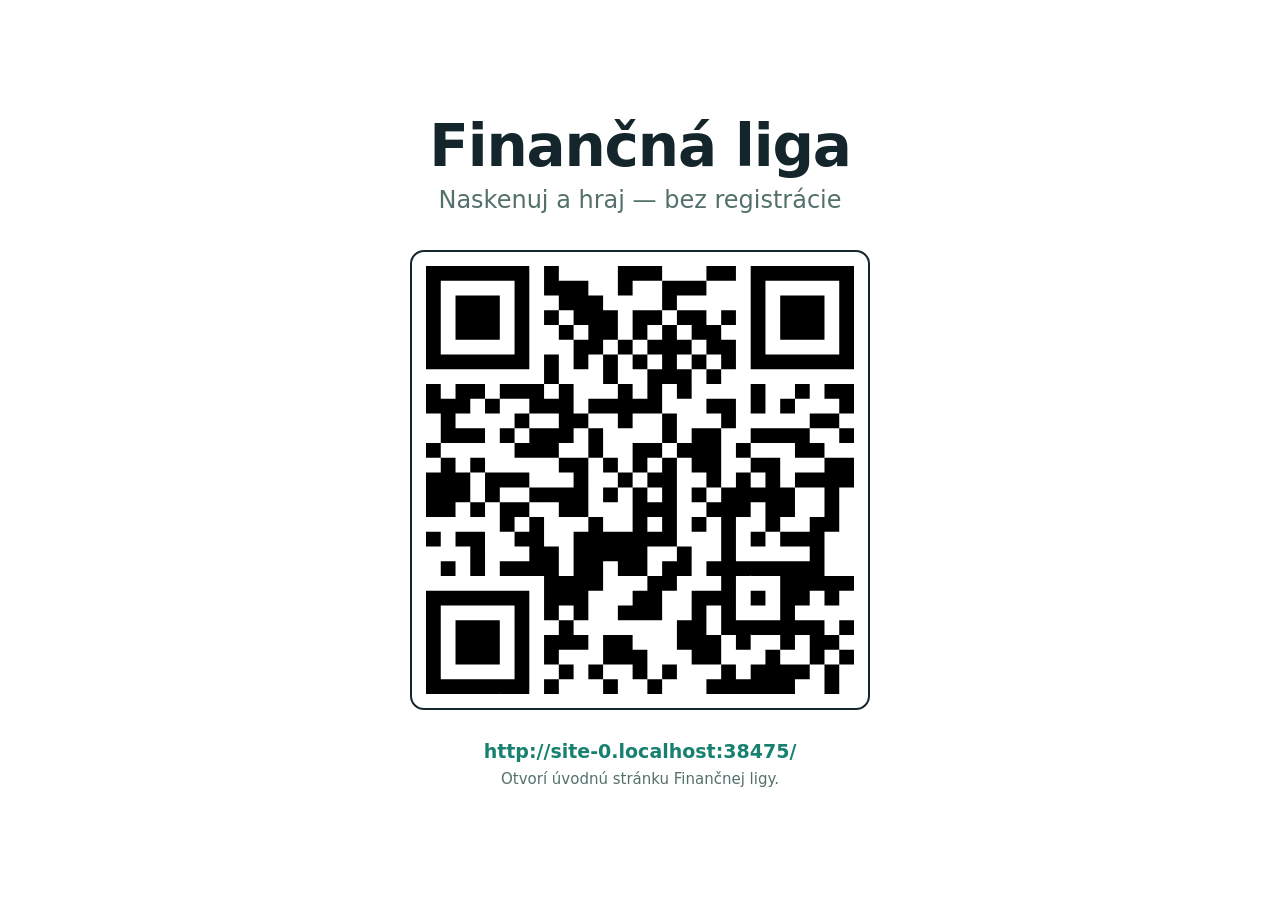
<file: qr/index.html>
<!DOCTYPE html>
<html lang="sk">
<head>
  <meta charset="utf-8">
  <meta name="viewport" content="width=device-width, initial-scale=1">
  <title>Finančná liga – QR</title>
  <meta name="robots" content="noindex">

  <!-- ⚠️ Vendorovaný enkodér, ŽIADNE CDN: stránka musí fungovať aj bez
       internetu. Na stretnutí je Wi-Fi neistá a QR sa musí vykresliť
       aj vtedy, keď appka samotná ešte načítava. -->
  <script src="../assets/qrcode.min.js"></script>

  <style>
    :root {
      --qr-bg: #ffffff;
      --qr-ink: #14262c;
      --qr-muted: #54706b;
      --qr-accent: #17806f;
    }
    * { box-sizing: border-box; }
    html, body { margin: 0; padding: 0; background: var(--qr-bg); color: var(--qr-ink); }
    body {
      font-family: system-ui, -apple-system, "Segoe UI", Roboto, Arial, sans-serif;
      min-height: 100vh;
      display: flex;
      align-items: center;
      justify-content: center;
      padding: 24px;
    }
    .qr-page {
      width: 100%;
      max-width: 680px;
      text-align: center;
    }
    .qr-title {
      margin: 0 0 6px;
      font-size: clamp(30px, 7vw, 58px);
      font-weight: 800;
      letter-spacing: -0.02em;
    }
    .qr-lead {
      margin: 0 0 clamp(18px, 4vh, 40px);
      font-size: clamp(15px, 2.6vw, 24px);
      color: var(--qr-muted);
      font-weight: 500;
    }
    /* QR sa škáluje podľa menšieho rozmeru okna – pri premietnutí na
       šírku aj pri tlači na výšku ostane celý viditeľný. */
    #qr {
      display: inline-block;
      width: min(72vw, 58vh, 460px);
      height: min(72vw, 58vh, 460px);
      padding: 14px;
      background: #fff;
      border: 2px solid var(--qr-ink);
      border-radius: 14px;
    }
    #qr svg { display: block; width: 100%; height: 100%; }
    .qr-url {
      margin-top: clamp(14px, 3vh, 26px);
      font-size: clamp(13px, 2vw, 19px);
      font-weight: 600;
      color: var(--qr-accent);
      word-break: break-all;
    }
    .qr-note {
      margin-top: 8px;
      font-size: clamp(12px, 1.6vw, 15px);
      color: var(--qr-muted);
    }
    .qr-error {
      margin-top: 16px;
      padding: 12px 16px;
      border-radius: 10px;
      background: #fdecec;
      color: #b91c1c;
      font-weight: 600;
    }

    /* ---------- TLAČ: čistá A4 ---------- */
    @page { size: A4 portrait; margin: 16mm; }
    @media print {
      html, body { background: #fff; }
      body { display: block; padding: 0; }
      .qr-page { max-width: none; padding-top: 22mm; }
      .qr-title { font-size: 34pt; }
      .qr-lead { font-size: 15pt; margin-bottom: 14mm; }
      /* Pevný rozmer v mm – vytlačený QR má byť veľký a rovnaký
         bez ohľadu na to, aké okno mala tlačiareň. */
      #qr { width: 120mm; height: 120mm; border-width: 1.5pt; }
      .qr-url { font-size: 12pt; margin-top: 10mm; }
      .qr-note { font-size: 10pt; }
      .qr-print-hide { display: none !important; }
    }
  </style>
</head>
<body>
  <div class="qr-page">
    <h1 class="qr-title">Finančná liga</h1>
    <p class="qr-lead">Naskenuj a hraj — bez registrácie</p>

    <div id="qr" aria-label="QR kód na Finančnú ligu"></div>

    <div class="qr-url" id="qrUrl"></div>
    <div class="qr-note qr-print-hide" id="qrNote"></div>
  </div>

<script>
(function () {
  /* ⚠️ Cieľ sa skladá z location.origin, NIE z natvrdo zapísanej domény.
     Vďaka tomu stránka prežila prechod na vlastnú doménu bez jedinej
     úpravy: QR otvorený z financna-liga.sk vedie na financna-liga.sk,
     otvorený z pôvodnej vercel.app adresy vedie tam. Rovnaký princíp
     ako odkazy na výzvy v scripts/duels.js. */
  var params = new URLSearchParams(location.search);
  var duel = params.get('duel');

  var ciel = location.origin + '/';
  var poznamka = 'Otvorí úvodnú stránku Finančnej ligy.';
  if (duel) {
    /* encodeURIComponent, nech ID s neobvyklým znakom nerozbije URL. */
    ciel = location.origin + '/?duel=' + encodeURIComponent(duel);
    poznamka = 'Otvorí konkrétnu výzvu na súboj (' + duel + ').';
  }

  document.getElementById('qrUrl').textContent = ciel;
  document.getElementById('qrNote').textContent = poznamka;

  var box = document.getElementById('qr');
  try {
    if (typeof qrcode !== 'function') throw new Error('enkodér sa nenačítal');
    /* typeNumber 0 = automatický výber najmenšej verzie, ktorá text pojme.
       Korekcia 'M' je štandardný kompromis: znesie ~15 % poškodenia,
       čo pri premietaní aj tlači bohato stačí a drží QR riedky. */
    var qr = qrcode(0, 'M');
    qr.addData(ciel);
    qr.make();
    /* SVG namiesto <img> s data URI: ostrý pri akomkoľvek zväčšení,
       teda aj na projektore aj vytlačený na A4. */
    box.innerHTML = qr.createSvgTag({ cellSize: 8, margin: 0, scalable: true });
  } catch (e) {
    box.innerHTML = '';
    var err = document.createElement('div');
    err.className = 'qr-error';
    err.textContent = 'QR sa nepodarilo vykresliť. Adresu vyššie zadaj do prehliadača ručne.';
    box.parentNode.insertBefore(err, box.nextSibling);
  }
})();
</script>
</body>
</html>
</file>
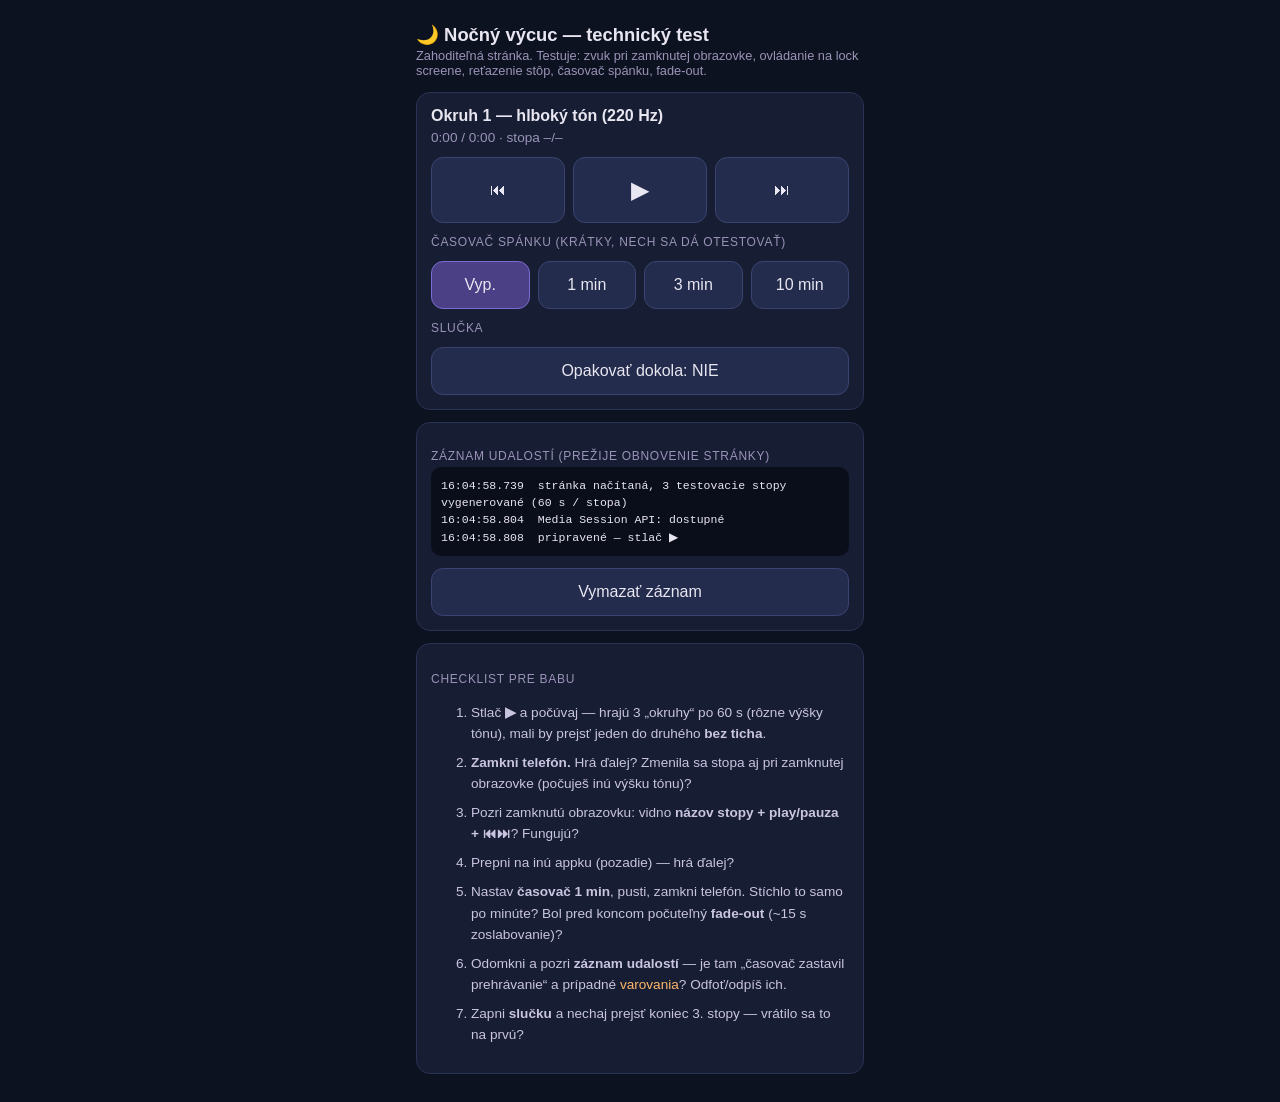
<file: test-nocny-vycuc-audio.html>
<!DOCTYPE html>
<html lang="sk">
<head>
<meta charset="UTF-8">
<meta name="viewport" content="width=device-width, initial-scale=1.0, viewport-fit=cover">
<meta name="apple-mobile-web-app-capable" content="yes">
<title>Nočný výcuc — TEST prehrávania (zahoditeľné)</title>
<style>
  /* Zahoditeľná testovacia stránka — NEPATRÍ do produkcie, nemá nič spoločné so styles.css */
  :root { color-scheme: dark; }
  * { box-sizing: border-box; }
  body {
    margin: 0; padding: 16px; font-family: -apple-system, "Segoe UI", Roboto, sans-serif;
    background: #0d1220; color: #e8e6f0; max-width: 480px; margin-inline: auto;
  }
  h1 { font-size: 1.15rem; margin: 8px 0 2px; }
  .sub { color: #9a94b8; font-size: .8rem; margin-bottom: 14px; }
  .panel { background: #171d33; border: 1px solid #2a3352; border-radius: 14px; padding: 14px; margin-bottom: 12px; }
  .track-title { font-size: 1rem; font-weight: 600; min-height: 1.3em; }
  .time { color: #9a94b8; font-variant-numeric: tabular-nums; font-size: .85rem; margin-top: 2px; }
  .row { display: flex; gap: 8px; margin-top: 12px; }
  button {
    flex: 1; padding: 14px 6px; font-size: 1rem; border-radius: 12px; border: 1px solid #3a4470;
    background: #232c4d; color: #e8e6f0; cursor: pointer; touch-action: manipulation;
  }
  button.big { font-size: 1.5rem; padding: 18px 6px; }
  button.active { background: #4b3f86; border-color: #7a6cd0; }
  button:disabled { opacity: .4; }
  .label { font-size: .75rem; text-transform: uppercase; letter-spacing: .06em; color: #9a94b8; margin: 12px 0 4px; }
  #log {
    font-family: ui-monospace, Consolas, monospace; font-size: .72rem; line-height: 1.5;
    max-height: 240px; overflow-y: auto; background: #0a0e1a; border-radius: 10px; padding: 10px;
    white-space: pre-wrap; word-break: break-word;
  }
  .checklist { font-size: .85rem; line-height: 1.55; color: #c9c4e0; }
  .checklist li { margin-bottom: 8px; }
  .warn { color: #ffb86b; }
</style>
</head>
<body>

<h1>🌙 Nočný výcuc — technický test</h1>
<div class="sub">Zahoditeľná stránka. Testuje: zvuk pri zamknutej obrazovke, ovládanie na lock screene, reťazenie stôp, časovač spánku, fade-out.</div>

<div class="panel">
  <div class="track-title" id="trackTitle">— stlač ▶︎ —</div>
  <div class="time" id="timeInfo">0:00 / 0:00 · stopa –/–</div>
  <div class="row">
    <button id="btnPrev">⏮</button>
    <button id="btnPlay" class="big">▶︎</button>
    <button id="btnNext">⏭</button>
  </div>
  <div class="label">Časovač spánku (krátky, nech sa dá otestovať)</div>
  <div class="row">
    <button data-timer="0" class="tmr active">Vyp.</button>
    <button data-timer="1" class="tmr">1 min</button>
    <button data-timer="3" class="tmr">3 min</button>
    <button data-timer="10" class="tmr">10 min</button>
  </div>
  <div class="label">Slučka</div>
  <div class="row">
    <button id="btnLoop">Opakovať dokola: NIE</button>
  </div>
</div>

<div class="panel">
  <div class="label">Záznam udalostí (prežije obnovenie stránky)</div>
  <div id="log"></div>
  <div class="row">
    <button id="btnClearLog">Vymazať záznam</button>
  </div>
</div>

<div class="panel checklist">
  <div class="label">Checklist pre Babu</div>
  <ol>
    <li>Stlač <b>▶︎</b> a počúvaj — hrajú 3 „okruhy“ po 60 s (rôzne výšky tónu), mali by prejsť jeden do druhého <b>bez ticha</b>.</li>
    <li><b>Zamkni telefón.</b> Hrá ďalej? Zmenila sa stopa aj pri zamknutej obrazovke (počuješ inú výšku tónu)?</li>
    <li>Pozri zamknutú obrazovku: vidno <b>názov stopy + play/pauza + ⏮⏭</b>? Fungujú?</li>
    <li>Prepni na inú appku (pozadie) — hrá ďalej?</li>
    <li>Nastav <b>časovač 1 min</b>, pusti, zamkni telefón. Stíchlo to samo po minúte? Bol pred koncom počuteľný <b>fade-out</b> (~15 s zoslabovanie)?</li>
    <li>Odomkni a pozri <b>záznam udalostí</b> — je tam „časovač zastavil prehrávanie“ a prípadné <span class="warn">varovania</span>? Odfoť/odpíš ich.</li>
    <li>Zapni <b>slučku</b> a nechaj prejsť koniec 3. stopy — vrátilo sa to na prvú?</li>
  </ol>
</div>

<audio id="player" playsinline preload="auto"></audio>

<script>
(function () {
  'use strict';

  /* ---------- záznam udalostí ---------- */
  var LOG_KEY = 'nv-test-log';
  var logEl = document.getElementById('log');
  var logLines = [];
  try { logLines = JSON.parse(localStorage.getItem(LOG_KEY) || '[]'); } catch (e) { logLines = []; }
  function renderLog() {
    logEl.textContent = logLines.join('\n');
    logEl.scrollTop = logEl.scrollHeight;
  }
  function log(msg) {
    var t = new Date();
    var ts = t.toLocaleTimeString('sk-SK') + '.' + String(t.getMilliseconds()).padStart(3, '0');
    logLines.push(ts + '  ' + msg);
    if (logLines.length > 400) logLines = logLines.slice(-400);
    try { localStorage.setItem(LOG_KEY, JSON.stringify(logLines)); } catch (e) {}
    renderLog();
  }
  renderLog();
  document.getElementById('btnClearLog').addEventListener('click', function () {
    logLines = [];
    try { localStorage.removeItem(LOG_KEY); } catch (e) {}
    renderLog();
  });

  /* ---------- syntéza testovacích stôp (WAV -> blob URL) ---------- */
  var SR = 22050, TRACK_SEC = 60;
  function makeWavUrl(baseFreq) {
    var n = SR * TRACK_SEC;
    var buf = new ArrayBuffer(44 + n * 2);
    var dv = new DataView(buf);
    function wstr(off, s) { for (var i = 0; i < s.length; i++) dv.setUint8(off + i, s.charCodeAt(i)); }
    wstr(0, 'RIFF'); dv.setUint32(4, 36 + n * 2, true); wstr(8, 'WAVE');
    wstr(12, 'fmt '); dv.setUint32(16, 16, true); dv.setUint16(20, 1, true); dv.setUint16(22, 1, true);
    dv.setUint32(24, SR, true); dv.setUint32(28, SR * 2, true); dv.setUint16(32, 2, true); dv.setUint16(34, 16, true);
    wstr(36, 'data'); dv.setUint32(40, n * 2, true);
    var TAU = Math.PI * 2;
    for (var i = 0; i < n; i++) {
      var t = i / SR;
      var env = Math.min(1, t / 1.5, (TRACK_SEC - t) / 2);      // nábeh 1,5 s, dobeh 2 s
      var wobble = 0.72 + 0.28 * Math.sin(TAU * 0.08 * t);      // pomalé dýchanie hlasitosti
      var s = Math.sin(TAU * baseFreq * t) * 0.8 + Math.sin(TAU * baseFreq * 2 * t) * 0.2;
      dv.setInt16(44 + i * 2, Math.round(s * env * wobble * 0.28 * 32767), true);
    }
    return URL.createObjectURL(new Blob([buf], { type: 'audio/wav' }));
  }

  var TRACKS = [
    { title: 'Okruh 1 — hlboký tón (220 Hz)', freq: 220 },
    { title: 'Okruh 2 — stredný tón (293 Hz)', freq: 293.66 },
    { title: 'Okruh 3 — vysoký tón (392 Hz)', freq: 392 }
  ];
  TRACKS.forEach(function (tr) { tr.url = makeWavUrl(tr.freq); });
  log('stránka načítaná, ' + TRACKS.length + ' testovacie stopy vygenerované (' + TRACK_SEC + ' s / stopa)');

  /* ---------- obal albumu pre lock screen ---------- */
  var artUrl = null;
  try {
    var cv = document.createElement('canvas'); cv.width = cv.height = 512;
    var cx = cv.getContext('2d');
    cx.fillStyle = '#171d33'; cx.fillRect(0, 0, 512, 512);
    cx.font = '220px serif'; cx.textAlign = 'center'; cx.textBaseline = 'middle';
    cx.fillText('🌙', 256, 230);
    cx.fillStyle = '#c9c4e0'; cx.font = 'bold 44px sans-serif';
    cx.fillText('Finančná liga — test', 256, 420);
    artUrl = cv.toDataURL('image/png');
  } catch (e) { log('obal albumu sa nepodarilo vygenerovať: ' + e.message); }

  /* ---------- prehrávač ---------- */
  var player = document.getElementById('player');
  var idx = 0, loop = false;
  var titleEl = document.getElementById('trackTitle');
  var timeEl = document.getElementById('timeInfo');
  var btnPlay = document.getElementById('btnPlay');

  function fmt(s) { s = Math.max(0, Math.floor(s || 0)); return Math.floor(s / 60) + ':' + String(s % 60).padStart(2, '0'); }

  function updateMediaSession() {
    if (!('mediaSession' in navigator)) return;
    try {
      navigator.mediaSession.metadata = new MediaMetadata({
        title: TRACKS[idx].title,
        artist: 'Nočný výcuc — technický test',
        album: 'Finančná liga',
        artwork: artUrl ? [{ src: artUrl, sizes: '512x512', type: 'image/png' }] : []
      });
    } catch (e) { log('MediaMetadata zlyhalo: ' + e.message); }
  }

  function loadTrack(i, autoplay) {
    idx = (i + TRACKS.length) % TRACKS.length;
    player.src = TRACKS[idx].url;
    titleEl.textContent = TRACKS[idx].title;
    updateMediaSession();
    if (autoplay) {
      var p = player.play();
      if (p && p.catch) p.catch(function (e) {
        log('VAROVANIE: play() po prepnutí stopy zlyhalo (' + e.name + ') — stav obrazovky: ' + document.visibilityState);
      });
    }
  }

  function togglePlay() {
    if (player.paused) {
      if (!player.src) loadTrack(0, false);
      var p = player.play();
      if (p && p.catch) p.catch(function (e) { log('VAROVANIE: play() zlyhalo: ' + e.name + ' ' + e.message); });
    } else {
      player.pause();
    }
  }

  btnPlay.addEventListener('click', togglePlay);
  document.getElementById('btnNext').addEventListener('click', function () { log('ručne: ďalšia stopa'); loadTrack(idx + 1, !player.paused || player.currentTime > 0); });
  document.getElementById('btnPrev').addEventListener('click', function () { log('ručne: predošlá stopa'); loadTrack(idx - 1, !player.paused || player.currentTime > 0); });

  var btnLoop = document.getElementById('btnLoop');
  btnLoop.addEventListener('click', function () {
    loop = !loop;
    btnLoop.textContent = 'Opakovať dokola: ' + (loop ? 'ÁNO' : 'NIE');
    btnLoop.classList.toggle('active', loop);
    log('slučka: ' + (loop ? 'zapnutá' : 'vypnutá'));
  });

  player.addEventListener('play', function () {
    btnPlay.textContent = '⏸';
    log('prehrávanie beží (stopa ' + (idx + 1) + ', obrazovka: ' + document.visibilityState + ')');
  });
  player.addEventListener('pause', function () {
    btnPlay.textContent = '▶︎';
    if (!player.ended) log('pauza (obrazovka: ' + document.visibilityState + ')');
  });
  player.addEventListener('ended', function () {
    log('stopa ' + (idx + 1) + ' dohraná (obrazovka: ' + document.visibilityState + ')');
    if (idx < TRACKS.length - 1) {
      loadTrack(idx + 1, true);
    } else if (loop) {
      log('slučka: začínam odznova');
      loadTrack(0, true);
    } else {
      log('koniec playlistu — stop');
      btnPlay.textContent = '▶︎';
    }
  });
  player.addEventListener('error', function () {
    log('CHYBA audia: ' + (player.error ? player.error.code : '?'));
  });

  /* ---------- Media Session ovládanie na zamknutej obrazovke ---------- */
  if ('mediaSession' in navigator) {
    log('Media Session API: dostupné');
    try {
      navigator.mediaSession.setActionHandler('play', function () { log('lock screen: play'); togglePlay(); });
      navigator.mediaSession.setActionHandler('pause', function () { log('lock screen: pauza'); togglePlay(); });
      navigator.mediaSession.setActionHandler('nexttrack', function () { log('lock screen: ďalšia'); loadTrack(idx + 1, true); });
      navigator.mediaSession.setActionHandler('previoustrack', function () { log('lock screen: predošlá'); loadTrack(idx - 1, true); });
    } catch (e) { log('setActionHandler zlyhalo: ' + e.message); }
  } else {
    log('VAROVANIE: Media Session API NIE JE dostupné — lock screen ovládanie nebude');
  }

  /* ---------- časovač spánku + fade-out ----------
     Zámerne NEpoužíva setTimeout (na iOS v pozadí nespoľahlivý).
     Kontroluje sa deadline v 'timeupdate', ktorý beží kým hrá audio. */
  var timerDeadline = null, FADE_MS = 15000, volumeWarned = false, fadeStarted = false;

  document.querySelectorAll('.tmr').forEach(function (b) {
    b.addEventListener('click', function () {
      document.querySelectorAll('.tmr').forEach(function (x) { x.classList.remove('active'); });
      b.classList.add('active');
      var min = parseInt(b.dataset.timer, 10);
      fadeStarted = false;
      try { player.volume = 1; } catch (e) {}
      if (min === 0) {
        timerDeadline = null;
        log('časovač spánku vypnutý');
      } else {
        timerDeadline = Date.now() + min * 60000;
        log('časovač spánku nastavený na ' + min + ' min');
      }
    });
  });

  player.addEventListener('timeupdate', function () {
    timeEl.textContent = fmt(player.currentTime) + ' / ' + fmt(player.duration) +
      ' · stopa ' + (idx + 1) + '/' + TRACKS.length +
      (timerDeadline ? ' · časovač: ' + fmt((timerDeadline - Date.now()) / 1000) : '');

    if ('mediaSession' in navigator && navigator.mediaSession.setPositionState && isFinite(player.duration)) {
      try { navigator.mediaSession.setPositionState({ duration: player.duration, playbackRate: 1, position: player.currentTime }); } catch (e) {}
    }

    if (timerDeadline && !player.paused) {
      var rem = timerDeadline - Date.now();
      if (rem <= 0) {
        timerDeadline = null;
        player.pause();
        try { player.volume = 1; } catch (e) {}
        log('ČASOVAČ ZASTAVIL PREHRÁVANIE (obrazovka: ' + document.visibilityState + ')');
        document.querySelectorAll('.tmr').forEach(function (x) { x.classList.toggle('active', x.dataset.timer === '0'); });
      } else if (rem <= FADE_MS) {
        if (!fadeStarted) { fadeStarted = true; log('začínam fade-out (' + (FADE_MS / 1000) + ' s do konca)'); }
        var target = Math.max(0.02, rem / FADE_MS);
        try {
          player.volume = target;
          if (!volumeWarned && Math.abs(player.volume - target) > 0.1) {
            volumeWarned = true;
            log('VAROVANIE: audio.volume sa nedá meniť (typicky iOS — volume je read-only). Fade-out tu nebude fungovať.');
          }
        } catch (e) {
          if (!volumeWarned) { volumeWarned = true; log('VAROVANIE: zmena hlasitosti zlyhala: ' + e.message); }
        }
      }
    }
  });

  /* ---------- viditeľnosť stránky ---------- */
  document.addEventListener('visibilitychange', function () {
    log('obrazovka: ' + document.visibilityState + (player.paused ? ' (nehrá)' : ' (hrá, stopa ' + (idx + 1) + ')'));
  });

  loadTrack(0, false);
  log('pripravené — stlač ▶︎');
})();
</script>
</body>
</html>
</file>
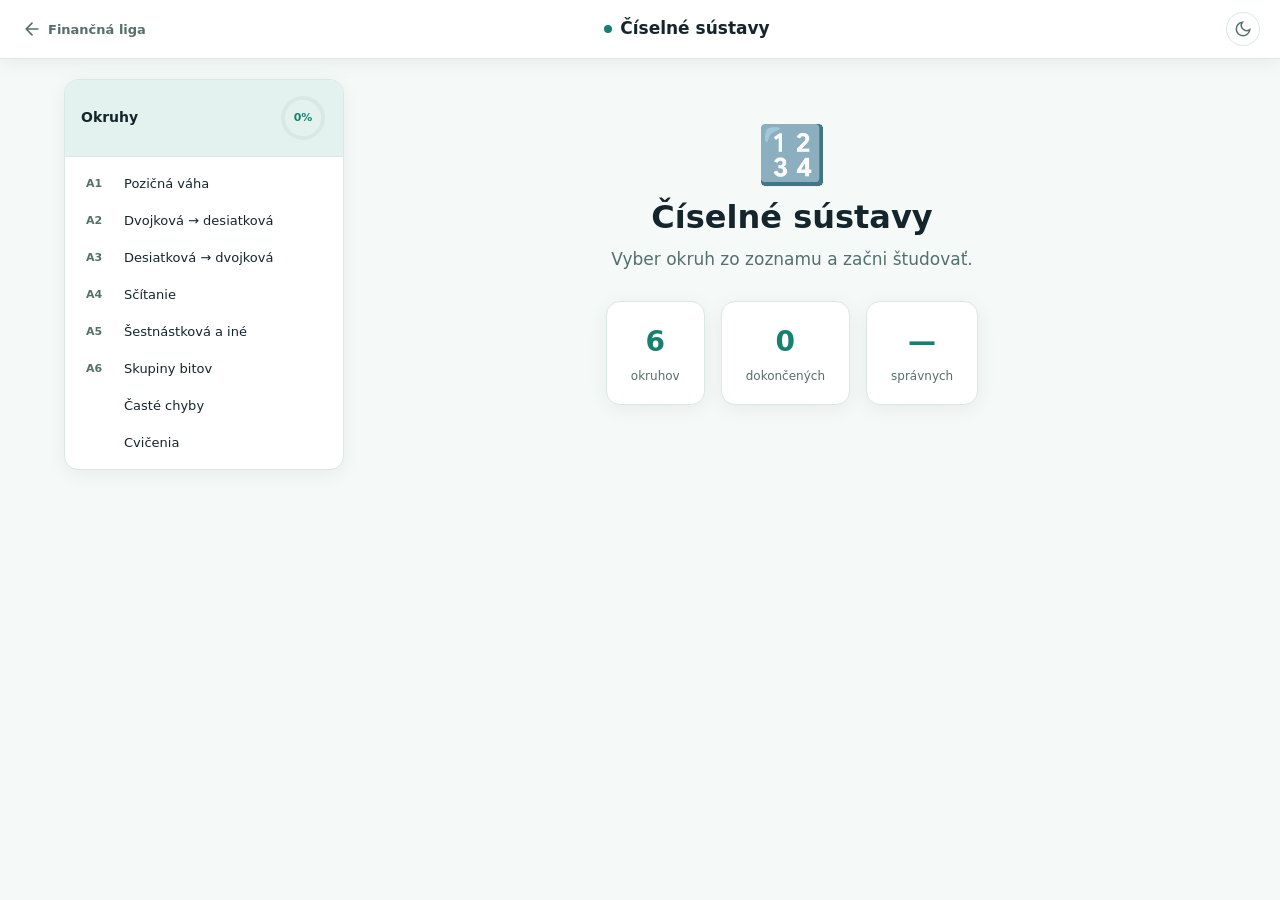
<file: moduly/ciselne-sustavy.html>
<!DOCTYPE html>
<html lang="sk">
<head>
<meta charset="utf-8">
<meta name="viewport" content="width=device-width, initial-scale=1, viewport-fit=cover">
<meta name="robots" content="noindex, nofollow">
<title>Číselné sústavy – študijný modul</title>
<script>
/* Téma sa riadi tým istým nastavením ako zvyšok appky: kľúč lex_theme
   v localStorage, ktorý zapisuje theme.js. Appka má predvolene svetlú
   tému a preferenciu systému ignoruje, preto sa pri chýbajúcej hodnote
   nastaví "light" – tým sa zároveň vypne blok @media (prefers-color-scheme)
   nižšie, ktorý má presne na to stráž :root:not([data-theme="light"]).
   Beží v <head> pred vykreslením, aby stránka neblikla svetlou témou.
   localStorage v súkromnom režime Safari hádže už pri čítaní – fail-soft
   na svetlú tému, rovnako ako to robí zvyšok appky. */
(function(){
  var t = "light";
  try { if (localStorage.getItem("lex_theme") === "dark") t = "dark"; } catch (e) {}
  document.documentElement.setAttribute("data-theme", t);
})();
</script>
<style>
/* ============================================================
   Rozloženie je prevzaté zo študijného modulu LexAreny
   (ob-pravo-app: .header / .sidebar s krúžkom progresu /
   .welcome-screen s tromi štatistikami). Prevzala sa KOSTRA,
   nie vzhľad – paleta aj písmo sú z Finančnej ligy (styles.css),
   ružová #ff6f91 ani Google Fonts sa sem nedostali.
============================================================ */
:root{
  /* Paleta prevzatá zo styles.css, nech modul sedí so zvyškom appky:
     --bg/--panel/--ink/--muted sú 1:1 appkové --bg/--surface/--text/--muted,
     --accent je appkové --accent-2, --ok vychádza zo zelenej #15803d,
     ktorú appka používa na potvrdenia. --line, --accent-soft a --bit-off
     appka nemá, sú odvodené z --accent-1 a overené na kontrast. */
  --bg:#f5faf9; --panel:#ffffff; --ink:#14262c; --muted:#54706b; --line:#d9e8e4;
  --accent:#17806f; --accent-soft:#e4f2ef;
  --ok:#15803d; --ok-bg:#e7f6ed; --bad:#ef4444; --bad-bg:#fdeced;
  --bit-off:#eaf3f1;
  --radius:14px;
  --shadow:0 4px 20px rgba(16,16,16,.06);
  box-sizing:border-box;
}
@media (prefers-color-scheme:dark){
  :root:not([data-theme="light"]){
    --bg:#0b1220; --panel:#0f1724; --ink:#e6eef6; --muted:#9aa6b2; --line:#23314a;
    --accent:#7cc1e3; --accent-soft:#16283c;
    --ok:#4ade80; --ok-bg:#14301f; --bad:#f87171; --bad-bg:#3a1f22; --bit-off:#17202e;
    --shadow:0 8px 28px rgba(2,6,23,.6);
  }
}
:root[data-theme="dark"]{
  /* ⚠️ Rovnaké hodnoty ako v bloku @media vyššie – appka tmavú tému riadi
     atribútom data-theme, preferencia systému je len záloha. */
  --bg:#0b1220; --panel:#0f1724; --ink:#e6eef6; --muted:#9aa6b2; --line:#23314a;
  --accent:#7cc1e3; --accent-soft:#16283c;
  --ok:#4ade80; --ok-bg:#14301f; --bad:#f87171; --bad-bg:#3a1f22; --bit-off:#17202e;
  --shadow:0 8px 28px rgba(2,6,23,.6);
}
*,*::before,*::after{box-sizing:inherit}
body{margin:0;background:var(--bg);color:var(--ink);
  font-family:system-ui,-apple-system,"Segoe UI",Roboto,"Helvetica Neue",Arial,sans-serif;
  font-size:17px;line-height:1.6}
a{color:var(--accent)}
:focus-visible{outline:3px solid var(--accent);outline-offset:2px}
/* Obsah okruhu dostáva ohnisko programovo (kvôli čítačkám obrazovky pri
   prepnutí okruhu), nie je to ovládací prvok – viditeľný prstenec okolo
   celého panela by bol len vizuálny šum. Prvky, ktoré sa dajú ovládať
   klávesnicou, si prstenec ponechávajú. */
#okruhDetail:focus,#okruhDetail:focus-visible{outline:none}
@media (prefers-reduced-motion:reduce){*{transition:none!important}}

/* ── HORNÁ LIŠTA ── */
.header{display:flex;align-items:center;justify-content:space-between;gap:12px;
  padding:calc(12px + env(safe-area-inset-top,0px)) 20px 12px;
  background:var(--panel);border-bottom:1px solid var(--line);
  position:sticky;top:0;z-index:100;box-shadow:var(--shadow)}
.back-link{display:flex;align-items:center;gap:6px;color:var(--muted);text-decoration:none;
  font-size:13px;font-weight:600;background:none;border:0;cursor:pointer;font-family:inherit;
  padding:4px 2px;transition:color .2s}
.back-link:hover{color:var(--accent)}
.header-title{display:flex;align-items:center;gap:8px;font-size:17px;font-weight:600;
  color:var(--ink);min-width:0}
.header-title span.t{overflow:hidden;text-overflow:ellipsis;white-space:nowrap}
.logo-dot{width:8px;height:8px;border-radius:999px;background:var(--accent);flex-shrink:0}
.theme-btn{background:none;border:1.5px solid var(--line);border-radius:999px;padding:7px;
  cursor:pointer;color:var(--muted);display:flex;align-items:center;transition:all .2s}
.theme-btn:hover{border-color:var(--accent);color:var(--accent)}

/* ── MRIEŽKA ── */
.app-container{display:flex;gap:24px;padding:20px 24px calc(40px + env(safe-area-inset-bottom,0px));
  max-width:1200px;margin:0 auto;align-items:flex-start}

/* ── ZOZNAM OKRUHOV ── */
.sidebar{width:280px;flex-shrink:0;background:var(--panel);border-radius:var(--radius);
  border:1px solid var(--line);box-shadow:var(--shadow);overflow:hidden;
  position:sticky;top:78px;max-height:calc(100vh - 100px);display:flex;flex-direction:column}
.sidebar-header{display:flex;justify-content:space-between;align-items:center;
  padding:14px 16px;border-bottom:1px solid var(--line);background:var(--accent-soft)}
.sidebar-header h2{font-size:14px;font-weight:700;color:var(--ink);margin:0}
.progress-ring-wrap{position:relative;width:48px;height:48px;flex-shrink:0}
.progress-ring{display:block}
.progress-text{position:absolute;inset:0;display:flex;align-items:center;justify-content:center;
  font-size:11px;font-weight:700;color:var(--accent)}
.okruhy-list{overflow-y:auto;flex:1;padding:8px}
.okruh-item{display:flex;align-items:center;gap:10px;padding:10px 12px;border-radius:10px;
  cursor:pointer;transition:background .18s,border-color .18s,color .18s;font-size:13px;
  color:var(--ink);border:1.5px solid transparent;width:100%;text-align:left;
  background:none;font-family:inherit}
.okruh-item:hover{background:var(--accent-soft)}
.okruh-item.active{background:var(--accent-soft);border-color:var(--accent);
  color:var(--accent);font-weight:600}
.okruh-num{font-size:11px;font-weight:700;color:var(--muted);min-width:28px;flex-shrink:0}
.okruh-item.active .okruh-num{color:var(--accent)}
.okruh-title{flex:1;min-width:0}
.okruh-status{color:var(--ok);font-weight:700;flex-shrink:0}

/* ── OBSAH ── */
.content{flex:1;min-width:0}

/* ── UVÍTACÍ PANEL ── */
.welcome-screen{text-align:center;padding:48px 20px}
.welcome-icon{font-size:56px;margin-bottom:16px;line-height:1}
.welcome-title{font-size:32px;font-weight:700;color:var(--ink);margin:0 0 10px}
.welcome-sub{color:var(--muted);margin:0 0 28px}
.welcome-stats{display:flex;gap:16px;justify-content:center;flex-wrap:wrap}
.stat-box{background:var(--panel);border:1.5px solid var(--line);border-radius:var(--radius);
  padding:18px 24px;min-width:96px;box-shadow:var(--shadow)}
.stat-num{font-size:28px;font-weight:700;color:var(--accent);font-variant-numeric:tabular-nums}
.stat-label{font-size:12px;color:var(--muted);margin-top:2px}

/* ── TYPOGRAFIA OBSAHU KAPITOLY ── */
h1{font-size:2rem;line-height:1.15;margin:0 0 6px}
h2{font-size:1.5rem;line-height:1.25;margin:0 0 14px}
h3{font-size:1.1rem;margin:32px 0 10px;padding-top:16px;border-top:1px solid var(--line)}
p{margin:0 0 12px}
.num{font-family:ui-monospace,"Cascadia Mono",Consolas,monospace;font-variant-numeric:tabular-nums}
pre{background:var(--panel);border:1px solid var(--line);border-radius:10px;padding:12px 14px;
  overflow-x:auto;font-family:ui-monospace,"Cascadia Mono",Consolas,monospace;font-size:15px;
  line-height:1.5;margin:0 0 14px}
.tbl{overflow-x:auto;margin:0 0 14px}
table{border-collapse:collapse;min-width:100%;background:var(--panel);font-variant-numeric:tabular-nums}
th,td{border:1px solid var(--line);padding:6px 10px;text-align:center}
th{background:var(--accent-soft);font-weight:600}
td:first-child,th:first-child{text-align:left}
.note{background:var(--accent-soft);border-radius:10px;padding:12px 14px;margin:0 0 14px}
.note b{display:block;margin-bottom:2px}
ul,ol{margin:0 0 12px;padding-left:22px}
li{margin-bottom:4px}
details{background:var(--panel);border:1px solid var(--line);border-radius:10px;padding:10px 14px;margin:0 0 10px}
summary{cursor:pointer;font-weight:600}

/* ── PREPÍNAČE BITOV ── */
.bits{background:var(--panel);border:1px solid var(--line);border-radius:14px;padding:16px;margin:0 0 16px}
.bits-row{display:grid;grid-template-columns:repeat(8,1fr);gap:6px}
.bit{font:inherit;cursor:pointer;border:2px solid var(--line);border-radius:10px;background:var(--bit-off);
  color:var(--muted);padding:8px 0 6px;display:flex;flex-direction:column;align-items:center;gap:2px;
  transition:background .15s,border-color .15s,color .15s}
.bit .v{font-family:ui-monospace,Consolas,monospace;font-size:1.6rem;font-weight:700;line-height:1}
.bit .w{font-size:12px}
.bit[aria-pressed="true"]{background:var(--accent);border-color:var(--accent);color:var(--panel)}
.bits-out{margin-top:12px;display:flex;flex-wrap:wrap;gap:4px 14px;align-items:baseline}
.bits-out .big{font-size:1.8rem;font-weight:700;font-variant-numeric:tabular-nums}
.bits-out .sum{color:var(--muted);font-variant-numeric:tabular-nums}

/* ── OTÁZKY (kroky prípadu + kvíz) ── */
.q{background:var(--panel);border:1px solid var(--line);border-radius:12px;padding:14px;margin:0 0 12px}
.q .qt{font-weight:600;margin-bottom:10px}
.q .qn{color:var(--muted);font-weight:400;font-size:14px;display:block}
.opts{display:grid;gap:8px}
.opt{font:inherit;text-align:left;cursor:pointer;border:1px solid var(--line);background:var(--bg);color:var(--ink);
  border-radius:10px;padding:10px 12px}
.opt:hover:not(:disabled){border-color:var(--accent)}
.opt:disabled{cursor:default}
.opt.ok{background:var(--ok-bg);border-color:var(--ok);color:var(--ink)}
.opt.bad{background:var(--bad-bg);border-color:var(--bad);color:var(--ink)}
.fb{margin-top:10px;padding:10px 12px;border-radius:10px;display:none}
.fb.show{display:block}
.fb.ok{background:var(--ok-bg)} .fb.bad{background:var(--bad-bg)}
.fb strong{display:block}
.case-intro{margin-bottom:12px}
.score{font-weight:600;padding:12px 14px;border-radius:10px;background:var(--accent-soft);display:none}
.score.show{display:block}
.btn{font:inherit;cursor:pointer;border:1px solid var(--accent);background:var(--accent);color:var(--panel);
  border-radius:10px;padding:9px 16px;font-weight:600}
.btn.ghost{background:transparent;color:var(--accent)}
.pager{display:flex;justify-content:space-between;gap:10px;margin-top:32px;flex-wrap:wrap}

/* ── MOBIL ──
   LexArena pri ≤768 px len poskladá zoznam nad obsah a stlačí ho do
   220 px vysokého skrolovacieho boxu, takže na telefóne sú oba panely
   naraz a ani jeden poriadne. Tu preto platí zadanie: najprv zoznam
   (aj s uvítacím panelom a štatistikami), ťuknutie otvorí kapitolu,
   šípka späť v lište vráti na zoznam. Prepína sa atribútom
   data-view na <body>, takže !important premôže aj inline display,
   ktorý nastavuje JS pre desktop. */
@media (max-width:768px){
  .app-container{flex-direction:column;gap:16px;padding:16px 14px 32px}
  .sidebar{width:100%;position:static;max-height:none;order:2}
  .content{width:100%;order:1}
  .welcome-screen{padding:20px 4px 4px}
  .welcome-icon{font-size:44px;margin-bottom:10px}
  .welcome-title{font-size:24px}
  .welcome-sub{margin-bottom:20px}
  .stat-box{padding:14px 18px;min-width:88px}
  body[data-view="list"] #welcomeScreen{display:block!important}
  body[data-view="list"] #okruhDetail{display:none!important}
  body[data-view="detail"] #welcomeScreen{display:none!important}
  body[data-view="detail"] #okruhDetail{display:block!important}
  body[data-view="detail"] .sidebar{display:none}
}
@media (max-width:420px){
  body{font-size:16px}
  h2{font-size:1.3rem}
  .bit .v{font-size:1.25rem} .bits-row{gap:4px} .bits{padding:12px}
  .stat-box{padding:12px 14px;min-width:0;flex:1}
  .welcome-stats{gap:10px}
  .header{padding-left:14px;padding-right:14px}
  .header-title{font-size:15px}
}
</style>
</head>
<body data-view="list">

<header class="header">
  <button class="back-link" id="backBtn" type="button">
    <svg width="20" height="20" viewBox="0 0 24 24" fill="none" stroke="currentColor" stroke-width="2" stroke-linecap="round" stroke-linejoin="round"><path d="M19 12H5M12 5l-7 7 7 7"/></svg>
    <span id="backLabel">Finančná liga</span>
  </button>
  <div class="header-title"><span class="logo-dot"></span><span class="t">Číselné sústavy</span></div>
  <button class="theme-btn" id="themeBtn" type="button" title="Prepnúť tému" aria-label="Prepnúť tému">
    <svg id="themeIcon" width="18" height="18" viewBox="0 0 24 24" fill="none" stroke="currentColor" stroke-width="2"><path d="M21 12.79A9 9 0 1111.21 3 7 7 0 0021 12.79z"/></svg>
  </button>
</header>

<main class="app-container">

  <aside class="sidebar">
    <div class="sidebar-header">
      <h2>Okruhy</h2>
      <div class="progress-ring-wrap">
        <svg class="progress-ring" width="48" height="48" viewBox="0 0 48 48" aria-hidden="true">
          <circle cx="24" cy="24" r="20" fill="none" stroke="var(--line)" stroke-width="4"/>
          <circle id="progressRing" cx="24" cy="24" r="20" fill="none"
            stroke="var(--accent)" stroke-width="4"
            stroke-dasharray="125.6" stroke-dashoffset="125.6"
            stroke-linecap="round" transform="rotate(-90 24 24)"/>
        </svg>
        <span id="progressText" class="progress-text">0%</span>
      </div>
    </div>
    <div id="okruhyList" class="okruhy-list"></div>
  </aside>

  <section class="content">

    <div id="welcomeScreen" class="welcome-screen">
      <div class="welcome-icon">🔢</div>
      <h1 class="welcome-title">Číselné sústavy</h1>
      <p class="welcome-sub">Vyber okruh zo zoznamu a začni študovať.</p>
      <div class="welcome-stats">
        <div class="stat-box">
          <div class="stat-num" id="statTotal">—</div>
          <div class="stat-label">okruhov</div>
        </div>
        <div class="stat-box">
          <div class="stat-num" id="statDone">0</div>
          <div class="stat-label">dokončených</div>
        </div>
        <div class="stat-box">
          <div class="stat-num" id="statCorrect">—</div>
          <div class="stat-label">správnych</div>
        </div>
      </div>
    </div>

    <div id="okruhDetail" tabindex="-1" style="display:none"></div>

  </section>

</main>

<script>
(function(){
"use strict";

/* ---------- content ---------- */
var CH = [
{
 id:"k1", short:"1. Pozičná váha", title:"Kapitola 1: Čo je číselná sústava",
 html:
 '<p>Tá istá číslica má inú hodnotu podľa toho, na ktorom mieste stojí. Trojka v čísle 300 znamená tristo, v čísle 3 len tri.</p>'+
 '<div class="note"><b>Prirovnanie – peniaze</b>Máš bankovky po 1000 €, 100 €, 10 € a mince po 1 €. Číslo 7438 znamená 7 tisícoviek, 4 stovky, 3 desiatky a 8 jednotiek. Hodnote „bankovky“ na danom mieste hovoríme <strong>pozičná váha</strong>.</div>'+
 '<p>Desiatková sústava má 10 číslic (0 až 9) a každá ďalšia pozícia zľava je 10-krát väčšia:</p>'+
 '<div class="tbl"><table><tr><th>Pozícia</th><th>3</th><th>2</th><th>1</th><th>0</th></tr>'+
 '<tr><td>Váha</td><td>10³ = 1000</td><td>10² = 100</td><td>10¹ = 10</td><td>10⁰ = 1</td></tr>'+
 '<tr><td>Číslica v 7438</td><td>7</td><td>4</td><td>3</td><td>8</td></tr></table></div>'+
 '<pre>7438 = 7·10³ + 4·10² + 3·10¹ + 8·10⁰\n     = 7000 + 400 + 30 + 8</pre>'+
 '<p>Pravidlá, ktoré treba vedieť naspamäť:</p>'+
 '<ul><li>Pozície sa číslujú <strong>sprava od nuly</strong>: úplne vpravo je pozícia 0.</li>'+
 '<li>Čokoľvek na nultú je 1 (10⁰ = 1, 2⁰ = 1, 16⁰ = 1).</li>'+
 '<li>Základ sústavy sa píše malým číslom vpravo dole: 365₁₀, 101₂, 1D8E₁₆.</li>'+
 '<li>Sústava so základom z má presne z číslic, od 0 po z − 1. V dvojkovej sú len 0 a 1, v osmičkovej neexistuje číslica 8.</li></ul>',
 caseIntro:"Rozlož číslo 8664₁₀ podľa pozičných váh.",
 steps:[
  {q:"Na ktorej pozícii stojí osmička úplne vľavo?",o:["0","1","3","4"],c:2,ex:"Pozície ideme sprava od 0: 4 je na pozícii 0, šestky na 1 a 2, osmička na 3."},
  {q:"Akú váhu má pozícia 3 v desiatkovej sústave?",o:["3","30","100","1000"],c:3,ex:"Váha pozície 3 je 10³ = 1000."},
  {q:"Ako znie celý rozpis?",o:["8·10³ + 6·10² + 6·10¹ + 4·10⁰","8·10⁴ + 6·10³ + 6·10² + 4·10¹","4·10³ + 6·10² + 6·10¹ + 8·10⁰","8 + 6 + 6 + 4"],c:0,ex:"8·1000 + 6·100 + 6·10 + 4·1 = 8000 + 600 + 60 + 4 = 8664."}
 ],
 quiz:[
  {q:"Koľko je 5⁰?",o:["0","5","1","Nedá sa vypočítať"],c:2,ex:"Akékoľvek číslo (okrem nuly) na nultú je 1."},
  {q:"Ktorá číslica v osmičkovej sústave neexistuje?",o:["0","7","8","1"],c:2,ex:"Osmičková sústava má číslice 0 až 7, teda 8 číslic."},
  {q:"V čísle 365₁₀ má šestka hodnotu:",o:["6","60","600","36"],c:1,ex:"Šestka je na pozícii 1 s váhou 10¹ = 10, teda 6·10 = 60."}
 ]
},
{
 id:"k2", short:"2. Dvojková → desiatková", title:"Kapitola 2: Dvojková sústava",
 html:
 '<p>Počítač pozná iba dva stavy: prúd tečie (1) alebo netečie (0). Preto počíta v dvojkovej sústave, kde sú len číslice 0 a 1 a každá pozícia je <strong>2-krát</strong> väčšia ako tá napravo.</p>'+
 '<div class="note"><b>Prirovnanie – rad vypínačov</b>Osem žiaroviek vedľa seba, každá má svoju „cenu“: najpravejšia 1, potom 2, 4, 8, 16, 32, 64, 128. Číslo zistíš tak, že sčítaš ceny žiaroviek, ktoré svietia.</div>'+
 '<p>Vyskúšaj si to: klikaj na bity a sleduj, ako sa mení číslo.</p>'+
 '<div class="bits" id="bits"><div class="bits-row" id="bitsRow"></div>'+
 '<div class="bits-out"><span class="big num" id="bitsBin"></span><span class="big" id="bitsDec"></span><span class="sum" id="bitsSum"></span></div></div>'+
 '<p><strong>Postup prevodu dvojkové → desiatkové:</strong></p>'+
 '<ol><li>Nad každú číslicu napíš jej váhu (sprava 1, 2, 4, 8…).</li><li>Vyber váhy, pod ktorými je 1. Nuly preskoč.</li><li>Sčítaj ich.</li></ol>'+
 '<pre>váhy:  8 4 2 1\nbity:  1 1 0 1\n1101₂ = 8 + 4 + 0 + 1 = 13₁₀</pre>'+
 '<div class="note"><b>Bit a bajt</b>Jedna číslica 0 alebo 1 je <strong>bit</strong>. Osem bitov je <strong>bajt</strong>. Najväčšie číslo v bajte je 11111111₂ = 255, takže sa doň zmestí 256 hodnôt (0 až 255, aj s nulou).</div>',
 caseIntro:"Preveď 01011001₂ do desiatkovej sústavy.",
 steps:[
  {q:"Akú váhu má bit úplne vľavo (pozícia 7)?",o:["64","128","256","8"],c:1,ex:"2⁷ = 128. Váhy sprava: 1, 2, 4, 8, 16, 32, 64, 128."},
  {q:"Pod ktorými váhami sú jednotky?",o:["128, 32, 4, 2","64, 32, 8, 1","64, 16, 8, 1","1, 8, 16, 64, 128"],c:2,ex:"0 1 0 1 1 0 0 1 pod váhami 128 64 32 16 8 4 2 1 – jednotky sú pod 64, 16, 8 a 1."},
  {q:"Aký je výsledok?",o:["88","89","90","153"],c:1,ex:"64 + 16 + 8 + 1 = 89."}
 ],
 quiz:[
  {q:"Koľko je 1011₂?",o:["11","13","9","1011"],c:0,ex:"8 + 0 + 2 + 1 = 11."},
  {q:"Koľko je 110010₂?",o:["52","38","50","25"],c:2,ex:"Jednotky pod váhami 32, 16 a 2: 32 + 16 + 2 = 50."},
  {q:"Koľko rôznych hodnôt sa zmestí do 1 bajtu?",o:["255","256","8","128"],c:1,ex:"Hodnoty 0 až 255, teda 256 rôznych. Najväčšie číslo je 255."}
 ]
},
{
 id:"k3", short:"3. Desiatková → dvojková", title:"Kapitola 3: Prevod desiatkového čísla do dvojkového",
 html:
 '<p>Číslo opakovane delíme dvoma a zapisujeme si zvyšky. Zvyšky prečítané <strong>zdola nahor</strong> dajú dvojkové číslo.</p>'+
 '<div class="note"><b>Prirovnanie – cukríky do dvojíc</b>13 cukríkov dávaš do dvojíc: vyjde 6 dvojíc a 1 zvyšok, to je najpravejší bit. Potom tých 6 dvojíc dávaš opäť do dvojíc… až kým nezostane nič.</div>'+
 '<ol><li>Vydeľ číslo dvoma, výsledok (celú časť) napíš do ďalšieho riadku.</li>'+
 '<li>Vpravo zapíš zvyšok: 0 pri párnom čísle, 1 pri nepárnom.</li>'+
 '<li>Opakuj, kým výsledok nie je 0.</li><li>Zvyšky prečítaj <strong>odspodu nahor</strong>.</li></ol>'+
 '<div class="tbl"><table><tr><th>Delenie</th><th>Výsledok</th><th>Zvyšok</th></tr>'+
 '<tr><td>13 : 2</td><td>6</td><td>1 ↑</td></tr><tr><td>6 : 2</td><td>3</td><td>0 ↑</td></tr>'+
 '<tr><td>3 : 2</td><td>1</td><td>1 ↑</td></tr><tr><td>1 : 2</td><td>0</td><td>1 ↑</td></tr></table></div>'+
 '<p>Čítame zdola: <strong>1101₂</strong>. Skúška: 8 + 4 + 0 + 1 = 13.</p>'+
 '<div class="note"><b>Rýchlejší spôsob – odčítanie váh</b>Nájdi najväčšiu váhu, ktorá sa zmestí do čísla, napíš pod ňu 1 a odčítaj. Pre 13: zmestí sa 8 (zostane 5), potom 4 (zostane 1), 2 sa nezmestí (0), 1 sa zmestí. Výsledok 1101.</div>',
 caseIntro:"Preveď 42 do dvojkovej sústavy delením.",
 steps:[
  {q:"42 : 2 = 21. Aký je zvyšok?",o:["0","1","2","21"],c:0,ex:"42 je párne, delí sa bez zvyšku."},
  {q:"21 : 2 = 10. Aký je zvyšok?",o:["0","1","2","10"],c:1,ex:"21 je nepárne, 2·10 = 20, zvyšok 1."},
  {q:"Ďalej: 10 : 2 = 5 zv. 0, 5 : 2 = 2 zv. 1, 2 : 2 = 1 zv. 0, 1 : 2 = 0 zv. 1. Zvyšky zhora sú 0, 1, 0, 1, 0, 1. Aký je výsledok?",o:["010101","101010","111000","101011"],c:1,ex:"Čítame zdola nahor: 1 0 1 0 1 0. Skúška: 32 + 8 + 2 = 42."}
 ],
 quiz:[
  {q:"Koľko je 19 v dvojkovej sústave?",o:["11001","10101","10011","11010"],c:2,ex:"19 = 16 + 2 + 1, teda 10011₂."},
  {q:"Koľko je 100 v dvojkovej sústave?",o:["1010100","1100100","1100010","1001100"],c:1,ex:"100 = 64 + 32 + 4, teda 1100100₂."},
  {q:"Kedy delenie končí?",o:["Keď je zvyšok 0","Po 8 krokoch","Keď je výsledok 1","Keď je výsledok 0"],c:3,ex:"Posledný krok je 1 : 2 = 0, zvyšok 1. Túto jednotku nesmieš vynechať."}
 ]
},
{
 id:"k4", short:"4. Sčítanie", title:"Kapitola 4: Sčítanie v dvojkovej sústave",
 html:
 '<p>Sčítava sa pod sebou sprava doľava ako na základnej škole. Jediný rozdiel: prenášame už pri dvojke, nie pri desiatke.</p>'+
 '<div class="note"><b>Prirovnanie</b>V desiatkovej 9 + 1 = 10: napíšeš 0 a 1 ide ďalej. V dvojkovej je to isté, len už pri 1 + 1. Výsledok je 10₂ (čítaj „jedna-nula“), čo znamená dva.</div>'+
 '<div class="tbl"><table><tr><th>Sčítanie</th><th>Píšem</th><th>Prenášam</th></tr>'+
 '<tr><td>0 + 0</td><td>0</td><td>0</td></tr><tr><td>0 + 1</td><td>1</td><td>0</td></tr>'+
 '<tr><td>1 + 1</td><td>0</td><td>1</td></tr><tr><td>1 + 1 + 1 (s prenosom)</td><td>1</td><td>1</td></tr></table></div>'+
 '<pre> prenos:  1 1 1\n            1 1 1 1 0   (30)\n          + 0 1 1 0 1   (13)\n          -----------\n          1 0 1 0 1 1   (43)</pre>'+
 '<p>Prenos si píš malou jednotkou nad ďalší stĺpec. Skúška: 30 + 13 = 43 a 101011₂ = 32 + 8 + 2 + 1 = 43.</p>',
 caseIntro:"Sčítaj 1011₂ + 0110₂ stĺpec po stĺpci sprava.",
 steps:[
  {q:"1. stĺpec sprava: 1 + 0",o:["Píšem 1, prenášam 0","Píšem 0, prenášam 1","Píšem 2","Píšem 1, prenášam 1"],c:0,ex:"1 + 0 = 1, nič sa neprenáša."},
  {q:"2. stĺpec: 1 + 1",o:["Píšem 1, prenášam 0","Píšem 0, prenášam 1","Píšem 2","Píšem 1, prenášam 1"],c:1,ex:"1 + 1 = 10₂: píšem 0, jednotku prenášam."},
  {q:"3. stĺpec: 0 + 1 + prenesená 1",o:["Píšem 1, prenášam 0","Píšem 0, prenášam 1","Píšem 2","Píšem 1, prenášam 1"],c:1,ex:"0 + 1 + 1 = 10₂: píšem 0, prenášam 1."},
  {q:"4. stĺpec: 1 + 0 + prenesená 1 = píšem 0, prenášam 1, a prenos ide na začiatok. Aký je výsledok?",o:["1101","10001","10011","11001"],c:1,ex:"10001₂ = 16 + 1 = 17. Skúška: 11 + 6 = 17."}
 ],
 quiz:[
  {q:"Koľko je 1 + 1 + 1 v dvojkovej (napr. s prenosom)?",o:["3","10","11","111"],c:2,ex:"1 + 1 + 1 = 3 = 11₂: píšem 1 a 1 prenášam."},
  {q:"11001₂ + 00111₂ = ?",o:["11110₂","100001₂","10000₂","100000₂"],c:3,ex:"25 + 7 = 32 = 100000₂."},
  {q:"1111₂ + 1₂ = ?",o:["10000₂","1112₂","11110₂","1110₂"],c:0,ex:"15 + 1 = 16 = 10000₂. Prenos sa prenesie cez všetky stĺpce."}
 ]
},
{
 id:"k5", short:"5. Šestnástková a iné", title:"Kapitola 5: Šestnástková, osmičková a iné sústavy",
 html:
 '<p>Každá sústava funguje rovnako. Mení sa iba základ, teda koľkokrát je ďalšia pozícia väčšia. Kto pochopil desiatkovú a dvojkovú, vie už všetky.</p>'+
 '<p>Šestnástková sústava potrebuje 16 číslic, ale máme len 0–9. Preto si požičia písmená:</p>'+
 '<div class="tbl"><table><tr><th>Písmeno</th><th>A</th><th>B</th><th>C</th><th>D</th><th>E</th><th>F</th></tr>'+
 '<tr><td>Hodnota</td><td>10</td><td>11</td><td>12</td><td>13</td><td>14</td><td>15</td></tr></table></div>'+
 '<p>V sústave so základom 12 sa používa A = 10 a B = 11.</p>'+
 '<p><strong>Postup (akákoľvek sústava → desiatková):</strong></p>'+
 '<ol><li>Očísluj pozície sprava od 0.</li><li>Písmená prepíš na čísla.</li><li>Každú číslicu vynásob základom umocneným na jej pozíciu.</li><li>Všetko sčítaj.</li></ol>'+
 '<pre>20113₆  = 3·1 + 1·6 + 1·36 + 0·216 + 2·1296   = 2637₁₀\n237001₈ = 1 + 7·512 + 3·4096 + 2·32768          = 81409₁₀\nAECD₁₆  = 13 + 12·16 + 14·256 + 10·4096       = 44749₁₀</pre>'+
 '<div class="note"><b>Mocniny, ktoré sa oplatí mať napísané</b>6: 1, 6, 36, 216, 1296<br>8: 1, 8, 64, 512, 4096, 32768<br>12: 1, 12, 144, 1728<br>16: 1, 16, 256, 4096, 65536</div>'+
 '<p>Opačný smer funguje ako v kapitole 3, len delíme základom. Napríklad 44749 : 16 dáva zvyšky 13, 12, 14, 10, čo zdola nahor je AECD₁₆.</p>',
 caseIntro:"Preveď AB72₁₂ do desiatkovej sústavy.",
 steps:[
  {q:"Akú hodnotu majú A a B v dvanástkovej sústave?",o:["A = 1, B = 2","A = 10, B = 11","A = 11, B = 12","Písmená sa nepočítajú"],c:1,ex:"Rovnako ako v šestnástkovej: A = 10, B = 11."},
  {q:"Akú váhu má pozícia 3 v dvanástkovej sústave?",o:["36","144","1728","12"],c:2,ex:"12³ = 12·12·12 = 1728."},
  {q:"2·1 + 7·12 + 11·144 + 10·1728 = ?",o:["17 288","18 950","19 950","1 670"],c:1,ex:"2 + 84 + 1584 + 17 280 = 18 950."}
 ],
 quiz:[
  {q:"Koľko je 1A3₁₆?",o:["413","163","419","403"],c:2,ex:"1·256 + 10·16 + 3 = 256 + 160 + 3 = 419."},
  {q:"Koľko je 157₈?",o:["111","157","103","119"],c:0,ex:"1·64 + 5·8 + 7 = 64 + 40 + 7 = 111."},
  {q:"Koľko je 213₆?",o:["213","75","87","81"],c:3,ex:"2·36 + 1·6 + 3 = 72 + 6 + 3 = 81."}
 ]
},
{
 id:"k6", short:"6. Skupiny bitov", title:"Kapitola 6: Skratka cez skupiny bitov",
 html:
 '<p>Medzi dvojkovou a šestnástkovou (alebo osmičkovou) sústavou netreba ísť cez desiatkovú. Stačí rozdeliť bity do skupín.</p>'+
 '<ul><li><strong>Šestnástková:</strong> 16 = 2⁴, jedna číslica = presne <strong>4 bity</strong>.</li>'+
 '<li><strong>Osmičková:</strong> 8 = 2³, jedna číslica = presne <strong>3 bity</strong>.</li></ul>'+
 '<div class="note"><b>Prirovnanie – rozmieňanie</b>Štyri mince s hodnotami 8, 4, 2, 1 dajú dokopy vždy 0 až 15, teda presne jednu šestnástkovú číslicu.</div>'+
 '<ol><li>Rozdeľ bity do štvoríc (trojíc) <strong>sprava</strong>. Ak vľavo chýbajú bity, doplň nuly.</li>'+
 '<li>Každú skupinu preveď (váhy 8, 4, 2, 1 alebo 4, 2, 1).</li><li>Číslice napíš za sebou.</li></ol>'+
 '<pre>0001 | 1101 | 1000 | 1110  =  1 D 8 E  = 1D8E₁₆\n0111 | 1100               =  7 C      = 7C₁₆\n 011 |  001 |  010        =  3 1 2    = 312₈</pre>'+
 '<p>Opačný smer je ešte ľahší: každú šestnástkovú číslicu nahraď štvoricou bitov (osmičkovú trojicou). 7C₁₆: 7 = 0111, C = 1100, spolu 01111100₂.</p>',
 caseIntro:"Preveď 10110111₂ do šestnástkovej sústavy.",
 steps:[
  {q:"Ako bity rozdelíš?",o:["10 | 1101 | 11","1011 | 0111","101 | 101 | 11","1 | 0110 | 111"],c:1,ex:"Štvorice sprava: 0111 a 1011. Tu vyjdú presne dve celé štvorice."},
  {q:"Aká číslica je štvorica 1011?",o:["9","A","B","D"],c:2,ex:"8 + 0 + 2 + 1 = 11 = B."},
  {q:"Štvorica 0111 = 7. Aký je výsledok?",o:["7B₁₆","D7₁₆","B8₁₆","B7₁₆"],c:3,ex:"Číslice v poradí zľava: B a 7, teda B7₁₆. Skúška: 11·16 + 7 = 183 = 128 + 32 + 16 + 4 + 2 + 1."}
 ],
 quiz:[
  {q:"110101₂ v šestnástkovej je:",o:["35₁₆","D1₁₆","65₁₆","53₁₆"],c:0,ex:"Štvorice sprava s doplnením: 0011 | 0101 = 3 a 5."},
  {q:"110101₂ v osmičkovej je:",o:["35₈","56₈","65₈","152₈"],c:2,ex:"Trojice sprava: 110 | 101 = 6 a 5."},
  {q:"3F₁₆ v dvojkovej je:",o:["11110011₂","00111111₂","00110001₂","01111110₂"],c:1,ex:"3 = 0011, F = 1111, spolu 00111111₂."}
 ]
}
];

var EXTRA = [
 {id:"chyby", short:"Časté chyby", title:"Časté chyby",
  html:
  '<div class="tbl"><table><tr><th>Chyba</th><th>Ako jej predísť</th></tr>'+
  '<tr><td>Pozície číslované zľava alebo od 1</td><td>Vždy sprava a od nuly; čísla pozícií si napíš nad číslo</td></tr>'+
  '<tr><td>Zvyšky čítané zhora nadol</td><td>Kresli šípku nahor vedľa zvyškov</td></tr>'+
  '<tr><td>Zabudnutá posledná 1 pri delení</td><td>Deľ, kým výsledok nie je 0</td></tr>'+
  '<tr><td>Bity delené do štvoríc zľava</td><td>Vždy sprava, chýbajúce miesta vľavo doplň nulami</td></tr>'+
  '<tr><td>Písmeno brané ako číslica (B ako 8)</td><td>Maj pri sebe tabuľku A = 10 … F = 15</td></tr>'+
  '<tr><td>V dvojkovom sčítaní 1 + 1 = 2</td><td>Dvojka neexistuje: píšem 0, prenášam 1</td></tr>'+
  '<tr><td>Chýba základ sústavy</td><td>Píš 101₂ alebo 101₁₀, inak nevieme, koľko to je</td></tr></table></div>'+
  '<p>Najlepšia ochrana pred všetkými chybami je skúška: výsledok preveď naspäť a porovnaj.</p>'},
 {id:"cvicenia", short:"Cvičenia", title:"Cvičenia na papier",
  html:
  '<p>Vyrieš na papier, potom si rozbaľ riešenie. Pri každom príklade urob skúšku.</p>'+
  ex("A. Dvojková → desiatková",[["1011₂","11"],["110010₂","50"],["10000000₂","128"],["11111111₂","255"]])+
  ex("B. Desiatková → dvojková",[["25","11001₂"],["42","101010₂"],["100","1100100₂"],["200","11001000₂"]])+
  ex("C. Sčítanie v dvojkovej",[["1011₂ + 0110₂","10001₂ (11 + 6 = 17)"],["11001₂ + 00111₂","100000₂ (25 + 7 = 32)"],["1111₂ + 1₂","10000₂ (15 + 1 = 16)"]])+
  ex("D. Iné sústavy → desiatková",[["2F₁₆","47"],["1A3₁₆","419"],["157₈","111"],["213₆","81"],["B5₁₂","137"]])+
  ex("E. Skupiny bitov",[["10110111₂ → šestnástková","B7₁₆"],["110101₂ → šestnástková","35₁₆"],["110101₂ → osmičková","65₈"],["3F₁₆ → dvojková","111111₂"],["57₈ → dvojková","101111₂"]])+
  ex("Bonus",[["Najväčšie číslo v 1 bajte vo všetkých troch sústavach","11111111₂ = 255₁₀ = FF₁₆"]])}
];

function ex(title, rows){
  var h='<details><summary>'+title+'</summary><div class="tbl" style="margin-top:10px"><table><tr><th>Príklad</th><th>Riešenie</th></tr>';
  rows.forEach(function(r){h+='<tr><td>'+r[0]+'</td><td>'+r[1]+'</td></tr>';});
  return h+'</table></div></details>';
}

var ALL = CH.concat(EXTRA);

/* ---------- okruhy do zoznamu ----------
   Kódy A1–A6 dostane šesť kapitol, „Časté chyby" a „Cvičenia" sú bez kódu.
   Z krátkeho názvu sa odreže úvodné poradové číslo – to už nesie kód.
   Je to LEN popiska v zozname, nadpis v obsahu kapitoly ostáva celý. */
var OKRUHY = ALL.map(function(ch, i){
  return {
    id: ch.id,
    kod: i < CH.length ? "A" + (i + 1) : "",
    nazov: ch.short.replace(/^\d+\.\s*/, "")
  };
});

/* ---------- uloženie postupu ----------
   Kľúč ostáva cs-modul-v1, len tvar sa rozšíril z { k2: 1 } na
   { k2: { done:1, good:2, total:3 } }, aby sa dalo spočítať percento
   správnych. Staršia jednotka sa zapisovala VÝHRADNE pri kvíze na
   100 %, takže sa dá verne dopočítať na plný počet otázok.
   Všetko v try/catch – localStorage v súkromnom režime Safari hádže
   výnimku už pri čítaní a modul musí fungovať aj bez ukladania. */
var KEY = "cs-modul-v1", store = {};
try { store = JSON.parse(localStorage.getItem(KEY) || "{}") || {}; } catch (e) { store = {}; }
CH.forEach(function(ch){
  if (typeof store[ch.id] === "number") {
    store[ch.id] = { done: 1, good: ch.quiz.length, total: ch.quiz.length };
  }
});
function save(){ try { localStorage.setItem(KEY, JSON.stringify(store)); } catch (e) {} }

function jeDokoncena(id){ var r = store[id]; return !!(r && r.done); }

/* Štatistiky uvítacieho panela. Počíta sa VÝHRADNE zo šiestich kapitol –
   „Časté chyby" a „Cvičenia" kvíz nemajú, takže ani krúžok, ani počty. */
function statistiky(){
  var done = 0, good = 0, total = 0;
  CH.forEach(function(ch){
    var r = store[ch.id];
    if (!r || !r.done) return;
    done++;
    if (typeof r.good === "number" && typeof r.total === "number") { good += r.good; total += r.total; }
  });
  return { pocet: CH.length, done: done, pct: total ? Math.round(good / total * 100) : null };
}

/* ---------- question widget ---------- */
function makeQ(item, label, retry, onDone){
  var box=document.createElement("div"); box.className="q";
  var t=document.createElement("div"); t.className="qt";
  if(label){ var n=document.createElement("span"); n.className="qn"; n.textContent=label; t.appendChild(n); }
  t.appendChild(document.createTextNode(item.q)); box.appendChild(t);
  var opts=document.createElement("div"); opts.className="opts"; box.appendChild(opts);
  var fb=document.createElement("div"); fb.className="fb"; fb.setAttribute("aria-live","polite"); box.appendChild(fb);
  var tries=0, btns=[];
  item.o.forEach(function(txt,i){
    var b=document.createElement("button"); b.type="button"; b.className="opt"; b.textContent=txt;
    b.addEventListener("click",function(){
      tries++;
      if(i===item.c){
        b.classList.add("ok");
        btns.forEach(function(x){x.disabled=true;});
        fb.className="fb show ok"; fb.innerHTML="";
        var s=document.createElement("strong"); s.textContent="Správne."; fb.appendChild(s);
        fb.appendChild(document.createTextNode(item.ex));
        onDone && onDone(tries===1);
      } else {
        b.classList.add("bad");
        if(retry){
          b.disabled=true;
          fb.className="fb show bad"; fb.innerHTML="";
          var s2=document.createElement("strong"); s2.textContent="Ešte raz."; fb.appendChild(s2);
          fb.appendChild(document.createTextNode("Toto nie je ono. Skús inú možnosť."));
        } else {
          btns.forEach(function(x){x.disabled=true;});
          btns[item.c].classList.add("ok");
          fb.className="fb show bad"; fb.innerHTML="";
          var s3=document.createElement("strong"); s3.textContent="Nesprávne. Správna odpoveď: "+item.o[item.c]+".";
          fb.appendChild(s3); fb.appendChild(document.createTextNode(item.ex));
          onDone && onDone(false);
        }
      }
    });
    btns.push(b); opts.appendChild(b);
  });
  return box;
}

/* ---------- bit switches ---------- */
function initBits(){
  var row=document.getElementById("bitsRow"); if(!row) return;
  var state=[0,1,0,1,1,0,0,1], W=[128,64,32,16,8,4,2,1];
  function upd(){
    var sum=0, parts=[];
    state.forEach(function(v,i){ if(v){ sum+=W[i]; parts.push(W[i]); } });
    document.getElementById("bitsBin").textContent=state.join("")+"₂";
    document.getElementById("bitsDec").textContent="= "+sum+"₁₀";
    document.getElementById("bitsSum").textContent=parts.length?parts.join(" + "):"žiadny bit nesvieti";
  }
  W.forEach(function(w,i){
    var b=document.createElement("button"); b.type="button"; b.className="bit";
    b.setAttribute("aria-label","Bit s váhou "+w);
    var v=document.createElement("span"); v.className="v";
    var l=document.createElement("span"); l.className="w"; l.textContent=w;
    b.appendChild(v); b.appendChild(l);
    function paint(){ v.textContent=state[i]; b.setAttribute("aria-pressed",state[i]?"true":"false"); }
    b.addEventListener("click",function(){ state[i]=state[i]?0:1; paint(); upd(); });
    paint(); row.appendChild(b);
  });
  upd();
}

/* ---------- prvky ---------- */
var okruhyList = document.getElementById("okruhyList");
var detail     = document.getElementById("okruhDetail");
var welcome    = document.getElementById("welcomeScreen");
var backBtn    = document.getElementById("backBtn");
var backLabel  = document.getElementById("backLabel");

/* ---------- zoznam okruhov + krúžok a štatistiky ---------- */
function renderStats(){
  var s = statistiky();
  document.getElementById("statTotal").textContent   = s.pocet;
  document.getElementById("statDone").textContent    = s.done;
  document.getElementById("statCorrect").textContent = s.pct === null ? "—" : s.pct + " %";

  /* Krúžok ukazuje dokončené / 6. Obvod 125,6 zodpovedá polomeru 20
     v SVG vyššie (2·π·20) – rovnaká matematika ako v module LexAreny. */
  var pct = s.pocet ? Math.round(s.done / s.pocet * 100) : 0;
  var obvod = 125.6;
  var ring = document.getElementById("progressRing");
  if (ring) ring.style.strokeDashoffset = obvod - (pct / 100 * obvod);
  document.getElementById("progressText").textContent = pct + "%";
}

function renderSidebar(aktivny){
  okruhyList.innerHTML = "";
  OKRUHY.forEach(function(o){
    var b = document.createElement("button");
    b.type = "button";
    b.className = "okruh-item" + (o.id === aktivny ? " active" : "");
    if (o.id === aktivny) b.setAttribute("aria-current", "true");

    var kod = document.createElement("span");
    kod.className = "okruh-num";
    kod.textContent = o.kod;

    var naz = document.createElement("span");
    naz.className = "okruh-title";
    naz.textContent = o.nazov;

    var st = document.createElement("span");
    st.className = "okruh-status";
    st.textContent = jeDokoncena(o.id) ? "✓" : "";
    if (jeDokoncena(o.id)) st.setAttribute("aria-label", "dokončené");

    b.appendChild(kod); b.appendChild(naz); b.appendChild(st);
    b.addEventListener("click", function(){ go(o.id, true); });
    okruhyList.appendChild(b);
  });
  renderStats();
}

/* Výsledok kvízu kapitoly. Drží LEPŠÍ z pokusov – rovnaký princíp ako
   writeOkruhBest v appke, aby opakovanie kvízu nemohlo skóre zhoršiť. */
function zapisVysledok(ch, good){
  var r = store[ch.id];
  var najlepsi = (r && typeof r.good === "number") ? r.good : -1;
  if (good > najlepsi) store[ch.id] = { done: 1, good: good, total: ch.quiz.length };
  else if (r) r.done = 1;
  save();
  renderSidebar(ch.id);
}

/* ---------- obsah kapitoly ---------- */
function render(id){
  var idx = ALL.findIndex(function(c){ return c.id === id; });
  if (idx < 0) idx = 0;
  var ch = ALL[idx];
  detail.innerHTML = "";

  var h = document.createElement("h2"); h.textContent = ch.title; detail.appendChild(h);

  if (ch.steps){
    var h3 = document.createElement("h3"); h3.textContent = "Výklad";
    h3.style.borderTop = "0"; h3.style.marginTop = "12px"; h3.style.paddingTop = "0";
    detail.appendChild(h3);
  }
  var body = document.createElement("div"); body.innerHTML = ch.html; detail.appendChild(body);

  if (ch.steps){
    var hc = document.createElement("h3"); hc.textContent = "Riešený prípad"; detail.appendChild(hc);
    var intro = document.createElement("p"); intro.className = "case-intro"; intro.textContent = ch.caseIntro; detail.appendChild(intro);
    var caseBox = document.createElement("div"); detail.appendChild(caseBox);
    (function step(k){
      if (k >= ch.steps.length){
        var d = document.createElement("p"); d.className = "score show";
        d.textContent = "Prípad je vyriešený. Pokračuj kvízom."; caseBox.appendChild(d); return;
      }
      caseBox.appendChild(makeQ(ch.steps[k], "Krok " + (k + 1) + " z " + ch.steps.length, true, function(){ step(k + 1); }));
    })(0);

    var hq = document.createElement("h3"); hq.textContent = "Kvíz"; detail.appendChild(hq);
    var qp = document.createElement("p"); qp.textContent = "Každá otázka má jeden pokus. Po odpovedi uvidíš vysvetlenie."; detail.appendChild(qp);
    var answered = 0, good = 0;
    var sc = document.createElement("div"); sc.className = "score"; sc.setAttribute("aria-live", "polite");
    ch.quiz.forEach(function(q, i){
      detail.appendChild(makeQ(q, "Otázka " + (i + 1) + " z " + ch.quiz.length, false, function(ok){
        answered++; if (ok) good++;
        if (answered === ch.quiz.length){
          sc.textContent = "Výsledok: " + good + " z " + ch.quiz.length + " správne." + (good === ch.quiz.length ? " Výborne, kapitola je zvládnutá." : " Prejdi si výklad ešte raz a skús kvíz znova.");
          sc.classList.add("show");
          zapisVysledok(ch, good);
          if (good < ch.quiz.length){
            var again = document.createElement("button");
            again.type = "button"; again.className = "btn ghost"; again.style.marginTop = "10px";
            again.textContent = "Skúsiť kvíz znova";
            again.addEventListener("click", function(){ go(ch.id, true); });
            sc.appendChild(document.createElement("br")); sc.appendChild(again);
          }
        }
      }));
    });
    detail.appendChild(sc);
  }

  var pg = document.createElement("div"); pg.className = "pager";
  if (idx > 0){
    var p = document.createElement("button"); p.type = "button"; p.className = "btn ghost";
    p.textContent = "← " + ALL[idx - 1].short;
    p.addEventListener("click", function(){ go(ALL[idx - 1].id, true); });
    pg.appendChild(p);
  } else pg.appendChild(document.createElement("span"));
  if (idx < ALL.length - 1){
    var nx = document.createElement("button"); nx.type = "button"; nx.className = "btn";
    nx.textContent = "Ďalej: " + ALL[idx + 1].short;
    nx.addEventListener("click", function(){ go(ALL[idx + 1].id, true); });
    pg.appendChild(nx);
  }
  detail.appendChild(pg);

  initBits();
  renderSidebar(ch.id);
}

/* ---------- prepínanie zoznam ↔ okruh ----------
   Na desktope sú oba panely vedľa seba a prepína sa len to, či vpravo
   stojí uvítací panel alebo obsah okruhu. Na mobile (≤768 px) určuje
   atribút data-view, ktorý z nich je vôbec na obrazovke – pozri
   poznámku pri @media v hlavičke. */
function jeMobil(){
  try { return window.matchMedia("(max-width: 768px)").matches; }
  catch (e) { return window.innerWidth <= 768; }
}

function setView(v){
  document.body.setAttribute("data-view", v);
  backLabel.textContent = (v === "detail" && jeMobil()) ? "Okruhy" : "Finančná liga";
}

function zobrazZoznam(){
  welcome.style.display = "block";
  detail.style.display = "none";
  if (location.hash) history.replaceState(null, "", location.pathname);
  renderSidebar(null);
  setView("list");
  window.scrollTo(0, 0);
}

function go(id, scroll){
  if (location.hash !== "#" + id) history.replaceState(null, "", "#" + id);
  render(id);
  welcome.style.display = "none";
  detail.style.display = "block";
  setView("detail");
  if (scroll){
    window.scrollTo(0, 0);
    try { detail.focus({ preventScroll: true }); } catch (e) {}
  }
}

backBtn.addEventListener("click", function(){
  if (jeMobil() && document.body.getAttribute("data-view") === "detail") zobrazZoznam();
  else location.href = "/";
});

/* Po otočení telefónu alebo zmene šírky treba prepočítať popisku šípky
   (na desktope vedie vždy do appky, na mobile v okruhu späť na zoznam). */
window.addEventListener("resize", function(){
  setView(document.body.getAttribute("data-view") || "list");
});

window.addEventListener("hashchange", function(){
  var id = location.hash.slice(1);
  if (id && ALL.some(function(c){ return c.id === id; })) go(id, false);
  else zobrazZoznam();
});

/* ---------- prepínač témy ----------
   Zapisuje ten istý kľúč lex_theme ako theme.js v appke, takže sa
   modul a appka nemôžu rozísť. */
function aktualnaTema(){
  return document.documentElement.getAttribute("data-theme") === "dark" ? "dark" : "light";
}
function nastavIkonu(t){
  var i = document.getElementById("themeIcon");
  if (!i) return;
  i.innerHTML = t === "dark"
    ? '<circle cx="12" cy="12" r="4"/><path d="M12 2v2M12 20v2M4.9 4.9l1.4 1.4M17.7 17.7l1.4 1.4M2 12h2M20 12h2M6.3 17.7l-1.4 1.4M19.1 4.9l-1.4 1.4"/>'
    : '<path d="M21 12.79A9 9 0 1111.21 3 7 7 0 0021 12.79z"/>';
}
document.getElementById("themeBtn").addEventListener("click", function(){
  var t = aktualnaTema() === "dark" ? "light" : "dark";
  document.documentElement.setAttribute("data-theme", t);
  try { localStorage.setItem("lex_theme", t); } catch (e) {}
  nastavIkonu(t);
});
nastavIkonu(aktualnaTema());

/* ---------- štart ---------- */
var start = location.hash.slice(1);
if (start && ALL.some(function(c){ return c.id === start; })) go(start, false);
else zobrazZoznam();

})();
</script>
</body>
</html>
</file>
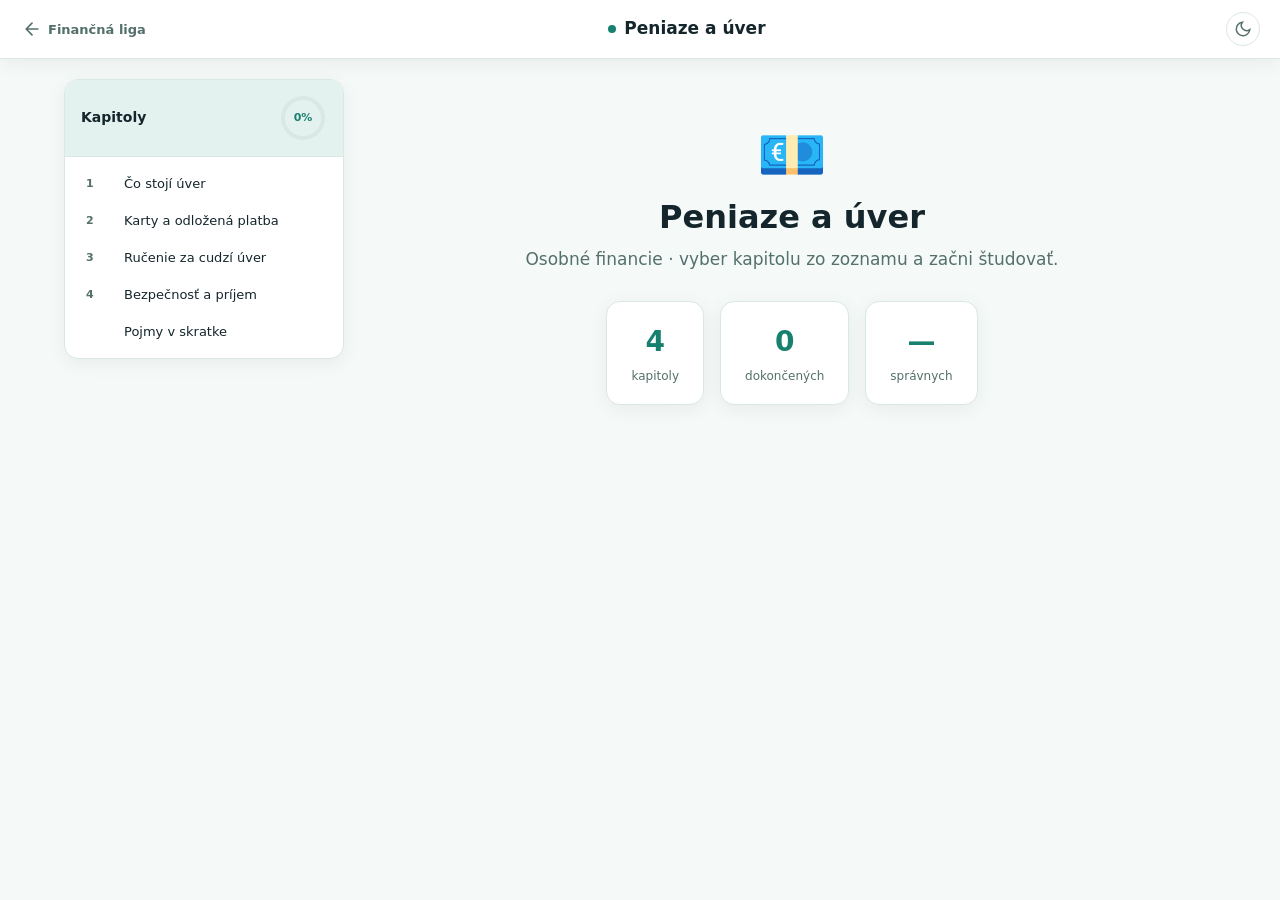
<file: moduly/osobne-peniaze-a-uver.html>
<!DOCTYPE html>
<html lang="sk">
<head>
<meta charset="utf-8">
<meta name="viewport" content="width=device-width, initial-scale=1, viewport-fit=cover">
<meta name="robots" content="noindex, nofollow">
<title>Peniaze a úver – študijný modul</title>
<script>
/* Téma sa riadi tým istým nastavením ako zvyšok appky: kľúč lex_theme
   v localStorage, ktorý zapisuje theme.js. Appka má predvolene svetlú
   tému a preferenciu systému ignoruje, preto sa pri chýbajúcej hodnote
   nastaví "light" – tým sa zároveň vypne blok @media (prefers-color-scheme)
   nižšie, ktorý má presne na to stráž :root:not([data-theme="light"]).
   Beží v <head> pred vykreslením, aby stránka neblikla svetlou témou.
   localStorage v súkromnom režime Safari hádže už pri čítaní – fail-soft
   na svetlú tému, rovnako ako to robí zvyšok appky. */
(function(){
  var t = "light";
  try { if (localStorage.getItem("lex_theme") === "dark") t = "dark"; } catch (e) {}
  document.documentElement.setAttribute("data-theme", t);
})();
</script>
<style>
/* ============================================================
   Rozloženie je prevzaté zo študijného modulu LexAreny
   (ob-pravo-app: .header / .sidebar s krúžkom progresu /
   .welcome-screen s tromi štatistikami). Prevzala sa KOSTRA,
   nie vzhľad – paleta aj písmo sú z Finančnej ligy (styles.css),
   ružová #ff6f91 ani Google Fonts sa sem nedostali.
============================================================ */
:root{
  /* Paleta prevzatá zo styles.css, nech modul sedí so zvyškom appky:
     --bg/--panel/--ink/--muted sú 1:1 appkové --bg/--surface/--text/--muted,
     --accent je appkové --accent-2, --ok vychádza zo zelenej #15803d,
     ktorú appka používa na potvrdenia. --line, --accent-soft a --bit-off
     appka nemá, sú odvodené z --accent-1 a overené na kontrast. */
  --bg:#f5faf9; --panel:#ffffff; --ink:#14262c; --muted:#54706b; --line:#d9e8e4;
  --accent:#17806f; --accent-soft:#e4f2ef;
  --ok:#15803d; --ok-bg:#e7f6ed; --bad:#ef4444; --bad-bg:#fdeced;
  --bit-off:#eaf3f1;
  --radius:14px;
  --shadow:0 4px 20px rgba(16,16,16,.06);
  box-sizing:border-box;
}
@media (prefers-color-scheme:dark){
  :root:not([data-theme="light"]){
    --bg:#0b1220; --panel:#0f1724; --ink:#e6eef6; --muted:#9aa6b2; --line:#23314a;
    --accent:#7cc1e3; --accent-soft:#16283c;
    --ok:#4ade80; --ok-bg:#14301f; --bad:#f87171; --bad-bg:#3a1f22; --bit-off:#17202e;
    --shadow:0 8px 28px rgba(2,6,23,.6);
  }
}
:root[data-theme="dark"]{
  /* ⚠️ Rovnaké hodnoty ako v bloku @media vyššie – appka tmavú tému riadi
     atribútom data-theme, preferencia systému je len záloha. */
  --bg:#0b1220; --panel:#0f1724; --ink:#e6eef6; --muted:#9aa6b2; --line:#23314a;
  --accent:#7cc1e3; --accent-soft:#16283c;
  --ok:#4ade80; --ok-bg:#14301f; --bad:#f87171; --bad-bg:#3a1f22; --bit-off:#17202e;
  --shadow:0 8px 28px rgba(2,6,23,.6);
}
*,*::before,*::after{box-sizing:inherit}
body{margin:0;background:var(--bg);color:var(--ink);
  font-family:system-ui,-apple-system,"Segoe UI",Roboto,"Helvetica Neue",Arial,sans-serif;
  font-size:17px;line-height:1.6}
a{color:var(--accent)}
:focus-visible{outline:3px solid var(--accent);outline-offset:2px}
/* Obsah okruhu dostáva ohnisko programovo (kvôli čítačkám obrazovky pri
   prepnutí okruhu), nie je to ovládací prvok – viditeľný prstenec okolo
   celého panela by bol len vizuálny šum. Prvky, ktoré sa dajú ovládať
   klávesnicou, si prstenec ponechávajú. */
#okruhDetail:focus,#okruhDetail:focus-visible{outline:none}
@media (prefers-reduced-motion:reduce){*{transition:none!important}}

/* ── HORNÁ LIŠTA ── */
.header{display:flex;align-items:center;justify-content:space-between;gap:12px;
  padding:calc(12px + env(safe-area-inset-top,0px)) 20px 12px;
  background:var(--panel);border-bottom:1px solid var(--line);
  position:sticky;top:0;z-index:100;box-shadow:var(--shadow)}
.back-link{display:flex;align-items:center;gap:6px;color:var(--muted);text-decoration:none;
  font-size:13px;font-weight:600;background:none;border:0;cursor:pointer;font-family:inherit;
  padding:4px 2px;transition:color .2s}
.back-link:hover{color:var(--accent)}
.header-title{display:flex;align-items:center;gap:8px;font-size:17px;font-weight:600;
  color:var(--ink);min-width:0}
.header-title span.t{overflow:hidden;text-overflow:ellipsis;white-space:nowrap}
.logo-dot{width:8px;height:8px;border-radius:999px;background:var(--accent);flex-shrink:0}
.theme-btn{background:none;border:1.5px solid var(--line);border-radius:999px;padding:7px;
  cursor:pointer;color:var(--muted);display:flex;align-items:center;transition:all .2s}
.theme-btn:hover{border-color:var(--accent);color:var(--accent)}

/* ── MRIEŽKA ── */
.app-container{display:flex;gap:24px;padding:20px 24px calc(40px + env(safe-area-inset-bottom,0px));
  max-width:1200px;margin:0 auto;align-items:flex-start}

/* ── ZOZNAM OKRUHOV ── */
.sidebar{width:280px;flex-shrink:0;background:var(--panel);border-radius:var(--radius);
  border:1px solid var(--line);box-shadow:var(--shadow);overflow:hidden;
  position:sticky;top:78px;max-height:calc(100vh - 100px);display:flex;flex-direction:column}
.sidebar-header{display:flex;justify-content:space-between;align-items:center;
  padding:14px 16px;border-bottom:1px solid var(--line);background:var(--accent-soft)}
.sidebar-header h2{font-size:14px;font-weight:700;color:var(--ink);margin:0}
.progress-ring-wrap{position:relative;width:48px;height:48px;flex-shrink:0}
.progress-ring{display:block}
.progress-text{position:absolute;inset:0;display:flex;align-items:center;justify-content:center;
  font-size:11px;font-weight:700;color:var(--accent)}
.okruhy-list{overflow-y:auto;flex:1;padding:8px}
.okruh-item{display:flex;align-items:center;gap:10px;padding:10px 12px;border-radius:10px;
  cursor:pointer;transition:background .18s,border-color .18s,color .18s;font-size:13px;
  color:var(--ink);border:1.5px solid transparent;width:100%;text-align:left;
  background:none;font-family:inherit}
.okruh-item:hover{background:var(--accent-soft)}
.okruh-item.active{background:var(--accent-soft);border-color:var(--accent);
  color:var(--accent);font-weight:600}
.okruh-num{font-size:11px;font-weight:700;color:var(--muted);min-width:28px;flex-shrink:0}
.okruh-item.active .okruh-num{color:var(--accent)}
.okruh-title{flex:1;min-width:0}
.okruh-status{color:var(--ok);font-weight:700;flex-shrink:0}

/* ── OBSAH ── */
.content{flex:1;min-width:0}

/* ── UVÍTACÍ PANEL ── */
.welcome-screen{text-align:center;padding:48px 20px}
.welcome-icon{font-size:56px;margin-bottom:16px;line-height:1}
.welcome-title{font-size:32px;font-weight:700;color:var(--ink);margin:0 0 10px}
.welcome-sub{color:var(--muted);margin:0 0 28px}
.welcome-stats{display:flex;gap:16px;justify-content:center;flex-wrap:wrap}
.stat-box{background:var(--panel);border:1.5px solid var(--line);border-radius:var(--radius);
  padding:18px 24px;min-width:96px;box-shadow:var(--shadow)}
.stat-num{font-size:28px;font-weight:700;color:var(--accent);font-variant-numeric:tabular-nums}
.stat-label{font-size:12px;color:var(--muted);margin-top:2px}

/* ── TYPOGRAFIA OBSAHU KAPITOLY ── */
h1{font-size:2rem;line-height:1.15;margin:0 0 6px}
h2{font-size:1.5rem;line-height:1.25;margin:0 0 14px}
h3{font-size:1.1rem;margin:32px 0 10px;padding-top:16px;border-top:1px solid var(--line)}
p{margin:0 0 12px}
.num{font-family:ui-monospace,"Cascadia Mono",Consolas,monospace;font-variant-numeric:tabular-nums}
pre{background:var(--panel);border:1px solid var(--line);border-radius:10px;padding:12px 14px;
  overflow-x:auto;font-family:ui-monospace,"Cascadia Mono",Consolas,monospace;font-size:15px;
  line-height:1.5;margin:0 0 14px}
.tbl{overflow-x:auto;margin:0 0 14px}
table{border-collapse:collapse;min-width:100%;background:var(--panel);font-variant-numeric:tabular-nums}
th,td{border:1px solid var(--line);padding:6px 10px;text-align:center}
th{background:var(--accent-soft);font-weight:600}
td:first-child,th:first-child{text-align:left}
.note{background:var(--accent-soft);border-radius:10px;padding:12px 14px;margin:0 0 14px}
.note b{display:block;margin-bottom:2px}
ul,ol{margin:0 0 12px;padding-left:22px}
li{margin-bottom:4px}
details{background:var(--panel);border:1px solid var(--line);border-radius:10px;padding:10px 14px;margin:0 0 10px}
summary{cursor:pointer;font-weight:600}

/* ── PREPÍNAČE BITOV ── */

/* ── OTÁZKY (kroky prípadu + kvíz) ── */
.q{background:var(--panel);border:1px solid var(--line);border-radius:12px;padding:14px;margin:0 0 12px}
.q .qt{font-weight:600;margin-bottom:10px}
.q .qn{color:var(--muted);font-weight:400;font-size:14px;display:block}
.opts{display:grid;gap:8px}
.opt{font:inherit;text-align:left;cursor:pointer;border:1px solid var(--line);background:var(--bg);color:var(--ink);
  border-radius:10px;padding:10px 12px}
.opt:hover:not(:disabled){border-color:var(--accent)}
.opt:disabled{cursor:default}
.opt.ok{background:var(--ok-bg);border-color:var(--ok);color:var(--ink)}
.opt.bad{background:var(--bad-bg);border-color:var(--bad);color:var(--ink)}
.fb{margin-top:10px;padding:10px 12px;border-radius:10px;display:none}
.fb.show{display:block}
.fb.ok{background:var(--ok-bg)} .fb.bad{background:var(--bad-bg)}
.fb strong{display:block}
.case-intro{margin-bottom:12px}
.score{font-weight:600;padding:12px 14px;border-radius:10px;background:var(--accent-soft);display:none}
.score.show{display:block}
.btn{font:inherit;cursor:pointer;border:1px solid var(--accent);background:var(--accent);color:var(--panel);
  border-radius:10px;padding:9px 16px;font-weight:600}
.btn.ghost{background:transparent;color:var(--accent)}
.pager{display:flex;justify-content:space-between;gap:10px;margin-top:32px;flex-wrap:wrap}

/* ── MOBIL ──
   LexArena pri ≤768 px len poskladá zoznam nad obsah a stlačí ho do
   220 px vysokého skrolovacieho boxu, takže na telefóne sú oba panely
   naraz a ani jeden poriadne. Tu preto platí zadanie: najprv zoznam
   (aj s uvítacím panelom a štatistikami), ťuknutie otvorí kapitolu,
   šípka späť v lište vráti na zoznam. Prepína sa atribútom
   data-view na <body>, takže !important premôže aj inline display,
   ktorý nastavuje JS pre desktop. */
@media (max-width:768px){
  .app-container{flex-direction:column;gap:16px;padding:16px 14px 32px}
  .sidebar{width:100%;position:static;max-height:none;order:2}
  .content{width:100%;order:1}
  .welcome-screen{padding:20px 4px 4px}
  .welcome-icon{font-size:44px;margin-bottom:10px}
  .welcome-title{font-size:24px}
  .welcome-sub{margin-bottom:20px}
  .stat-box{padding:14px 18px;min-width:88px}
  body[data-view="list"] #welcomeScreen{display:block!important}
  body[data-view="list"] #okruhDetail{display:none!important}
  body[data-view="detail"] #welcomeScreen{display:none!important}
  body[data-view="detail"] #okruhDetail{display:block!important}
  body[data-view="detail"] .sidebar{display:none}
}
@media (max-width:420px){
  body{font-size:16px}
  h2{font-size:1.3rem}
  .stat-box{padding:12px 14px;min-width:0;flex:1}
  .welcome-stats{gap:10px}
  .header{padding-left:14px;padding-right:14px}
  .header-title{font-size:15px}
}
</style>
</head>
<body data-view="list">

<header class="header">
  <button class="back-link" id="backBtn" type="button">
    <svg width="20" height="20" viewBox="0 0 24 24" fill="none" stroke="currentColor" stroke-width="2" stroke-linecap="round" stroke-linejoin="round"><path d="M19 12H5M12 5l-7 7 7 7"/></svg>
    <span id="backLabel">Finančná liga</span>
  </button>
  <div class="header-title"><span class="logo-dot"></span><span class="t">Peniaze a úver</span></div>
  <button class="theme-btn" id="themeBtn" type="button" title="Prepnúť tému" aria-label="Prepnúť tému">
    <svg id="themeIcon" width="18" height="18" viewBox="0 0 24 24" fill="none" stroke="currentColor" stroke-width="2"><path d="M21 12.79A9 9 0 1111.21 3 7 7 0 0021 12.79z"/></svg>
  </button>
</header>

<main class="app-container">

  <aside class="sidebar">
    <div class="sidebar-header">
      <h2>Kapitoly</h2>
      <div class="progress-ring-wrap">
        <svg class="progress-ring" width="48" height="48" viewBox="0 0 48 48" aria-hidden="true">
          <circle cx="24" cy="24" r="20" fill="none" stroke="var(--line)" stroke-width="4"/>
          <circle id="progressRing" cx="24" cy="24" r="20" fill="none"
            stroke="var(--accent)" stroke-width="4"
            stroke-dasharray="125.6" stroke-dashoffset="125.6"
            stroke-linecap="round" transform="rotate(-90 24 24)"/>
        </svg>
        <span id="progressText" class="progress-text">0%</span>
      </div>
    </div>
    <div id="okruhyList" class="okruhy-list"></div>
  </aside>

  <section class="content">

    <div id="welcomeScreen" class="welcome-screen">
      <div class="welcome-icon">💶</div>
      <h1 class="welcome-title">Peniaze a úver</h1>
      <p class="welcome-sub">Osobné financie · vyber kapitolu zo zoznamu a začni študovať.</p>
      <div class="welcome-stats">
        <div class="stat-box">
          <div class="stat-num" id="statTotal">—</div>
          <div class="stat-label">kapitoly</div>
        </div>
        <div class="stat-box">
          <div class="stat-num" id="statDone">0</div>
          <div class="stat-label">dokončených</div>
        </div>
        <div class="stat-box">
          <div class="stat-num" id="statCorrect">—</div>
          <div class="stat-label">správnych</div>
        </div>
      </div>
    </div>

    <div id="okruhDetail" tabindex="-1" style="display:none"></div>

  </section>

</main>

<script>
(function(){
"use strict";

/* ---------- content ---------- */var CH = [
{
 id:"k1", short:"1. Čo stojí úver", title:"Kapitola 1: Čo stojí úver",
 html:
  '<p>RPMN zahŕňa úrok aj poplatky, preto je na porovnávanie úverov lepšia než samotný úrok. Pri výbere úveru sa preto porovnáva RPMN, nie reklamný úrok.</p>'+
  '<p>Čím kratšie je požičané, tým menej úrokov sa zaplatí; pri predčasnom splatení si over poplatok za predčasné splatenie.</p>'+
  '<div class="note"><b>RPMN</b>Celkové ročné náklady úveru vrátane poplatkov. Zahŕňa úrok aj poplatky, preto je na porovnávanie úverov lepšia než samotný úrok.</div>'+
  '<div class="note"><b>Predčasné splatenie úveru</b>Skoršie splatenie, ktoré znižuje celkové zaplatené úroky. Čím kratšie požičané, tým menej úrokov; over si poplatok za predčasné splatenie.</div>',
 caseIntro:"Úver A: úrok 8 %, bez poplatkov (RPMN 8 %). Úver B: úrok 6 % + vysoký poplatok, RPMN 11 %.",
 steps:[
  {q:"Podľa čoho ich porovnáš?",o:["Podľa RPMN","Podľa úrokovej sadzby","Podľa výšky splátky"],c:0,ex:"RPMN zahŕňa úrok aj poplatky, preto je na porovnávanie úverov lepšia než samotný úrok."},
  {q:"Ktorý úver je teda výhodnejší?",o:["A, lebo nižšia RPMN","B, lebo nižší úrok","Rovnaké"],c:0,ex:"Porovnávame RPMN, nie reklamný úrok."},
  {q:"O rok máš peniaze navyše a chceš úver splatiť skôr. Čo to spraví?",o:["Zníži celkové zaplatené úroky","Zvýši RPMN","Nemá to vplyv"],c:0,ex:"Čím kratšie požičané, tým menej úrokov; over si poplatok za predčasné splatenie."}
 ],
 quiz:[
  {q:"Čo vyjadruje RPMN pri úvere?",o:["len úrokovú sadzbu","celkové ročné náklady úveru vrátane poplatkov","výšku splátky","dĺžku splácania"],c:1,ex:"RPMN zahŕňa úrok aj poplatky, preto je na porovnávanie úverov lepšia než samotný úrok."},
  {q:"Úver A: úrok 8 %, bez poplatkov (RPMN 8 %). Úver B: úrok 6 % + vysoký poplatok, RPMN 11 %. Výhodnejší je:",o:["B, lebo nižší úrok","A, lebo nižšia RPMN","rovnaké","nedá sa porovnať"],c:1,ex:"Porovnávame RPMN, nie reklamný úrok."},
  {q:"Predčasné splatenie úveru:",o:["je vždy zakázané","znižuje celkové zaplatené úroky","zvyšuje RPMN","nemá vplyv"],c:1,ex:"Čím kratšie požičané, tým menej úrokov; over si poplatok za predčasné splatenie."}
 ]
},
{
 id:"k2", short:"2. Karty a odložená platba", title:"Kapitola 2: Karty a odložená platba",
 html:
  '<p>Kreditná karta je úver; neskoré splatenie znamená úrok. Debetná karta oproti tomu čerpá tvoje vlastné peniaze. Rovnako aj odložená platba „Kúp teraz, zaplať neskôr“ je úverový produkt so sankciami pri omeškaní.</p>'+
  '<div class="note"><b>Debetná karta</b>Karta, ktorou čerpáš svoje vlastné peniaze.</div>'+
  '<div class="note"><b>Kreditná karta</b>Karta, ktorou čerpáš peniaze požičané od banky. Je to úver; neskoré splatenie znamená úrok.</div>'+
  '<div class="note"><b>BNPL – kúp teraz, zaplať neskôr</b>Forma úveru, ktorá sa pri omeškaní predraží. Odložená platba je úverový produkt so sankciami pri omeškaní.</div>',
 caseIntro:"V peňaženke máš dve karty – debetnú a kreditnú.",
 steps:[
  {q:"Ktorou z nich míňaš svoje vlastné peniaze?",o:["Debetnou","Kreditnou","Oboma rovnako"],c:0,ex:"Debetná čerpá tvoje peniaze, kreditná požičané od banky."},
  {q:"Zaplatíš kreditnou a splatíš ju neskoro. Čo sa stane?",o:["Banka ti pripíše úrok","Nič, kreditná je zadarmo","Karta sa zruší"],c:0,ex:"Kreditná karta je úver; neskoré splatenie znamená úrok."},
  {q:"V e-shope ti ponúknu „Kúp teraz, zaplať neskôr“. Čo to je?",o:["Forma úveru, ktorá sa pri omeškaní predraží","Darček obchodu","Sporenie"],c:0,ex:"Odložená platba je úverový produkt so sankciami pri omeškaní."}
 ],
 quiz:[
  {q:"Rozdiel medzi debetnou a kreditnou kartou:",o:["žiadny","debetná čerpá tvoje peniaze, kreditná požičané od banky","kreditná je zadarmo","debetnou sa nedá platiť online"],c:1,ex:"Kreditná karta je úver; neskoré splatenie znamená úrok."},
  {q:"„Kúp teraz, zaplať neskôr“ (BNPL) je:",o:["darček obchodu","forma úveru, ktorá sa pri omeškaní predraží","sporenie","poistenie"],c:1,ex:"Odložená platba je úverový produkt so sankciami pri omeškaní."}
 ]
},
{
 id:"k3", short:"3. Ručenie za cudzí úver", title:"Kapitola 3: Ručenie za cudzí úver",
 html:
  '<p>Ručenie je reálny záväzok, nie formalita – ručiteľ spláca úver, ak dlžník prestane.</p>'+
  '<div class="note"><b>Ručiteľ</b>Ten, kto spláca úver, ak dlžník prestane. Ručenie je reálny záväzok, nie formalita.</div>',
 quiz:[
  {q:"Ručiteľ úveru:",o:["len podpisuje papier","spláca úver, ak dlžník prestane","dostáva odmenu od banky","nič neriskuje"],c:1,ex:"Ručenie je reálny záväzok, nie formalita."}
 ]
},
{
 id:"k4", short:"4. Bezpečnosť a príjem", title:"Kapitola 4: Bezpečnosť a príjem",
 html:
  '<p>Banka nikdy nepýta údaje cez odkaz v SMS; takáto správa je phishing a údaje si treba overiť priamo v banke alebo v jej aplikácii.</p>'+
  '<p>Hrubá mzda mínus odvody a preddavok na daň = čistá mzda, teda suma, ktorá príde na účet.</p>'+
  '<div class="note"><b>Phishing</b>Podvodná správa, ktorá pýta tvoje údaje cez odkaz. Banka nikdy nepýta údaje cez odkaz v SMS.</div>'+
  '<div class="note"><b>Čistá mzda</b>Mzda po odvodoch a dani, ktorú dostaneš na účet. Hrubá mzda mínus odvody a preddavok na daň = čistá.</div>',
 caseIntro:"Príde ti SMS: „vaša banka: kliknite a potvrďte údaje“.",
 steps:[
  {q:"Čo spravíš ako prvé?",o:["Neklikám, overím si to priamo v banke/appke","Kliknem rýchlo","Prepošlem známym"],c:0,ex:"Banka nikdy nepýta údaje cez odkaz v SMS; toto je phishing."},
  {q:"Správa pýta aj potvrdzovací kód. Pošleš ho?",o:["Nie","Áno, je to predsa banka","Áno, ak správa vyzerá dôveryhodne"],c:0,ex:"Banka nikdy nepýta údaje cez odkaz v SMS; toto je phishing."}
 ],
 quiz:[
  {q:"Príde ti SMS „vaša banka: kliknite a potvrďte údaje“. Čo spravíš?",o:["kliknem rýchlo","neklikám, overím si to priamo v banke/appke","pošlem kód","prepošlem známym"],c:1,ex:"Banka nikdy nepýta údaje cez odkaz v SMS; toto je phishing."},
  {q:"Čistá mzda je:",o:["mzda pred odvodmi","mzda po odvodoch a dani, ktorú dostaneš na účet","mzda + odmeny","minimálna mzda"],c:1,ex:"Hrubá mzda mínus odvody a preddavok na daň = čistá."}
 ]
}
];

var EXTRA = [
 {id:"pojmy", short:"Pojmy v skratke", title:"Pojmy v skratke",
  html:
  '<p>Zhrnutie všetkých pojmov z kapitol – na rýchle zopakovanie pred kvízom alebo pojednávaním.</p>'+
  '<div class="note"><b>RPMN</b>Celkové ročné náklady úveru vrátane poplatkov. Zahŕňa úrok aj poplatky, preto je na porovnávanie úverov lepšia než samotný úrok.</div>'+
  '<div class="note"><b>Kreditná karta</b>Karta, ktorou čerpáš peniaze požičané od banky. Je to úver; neskoré splatenie znamená úrok.</div>'+
  '<div class="note"><b>Debetná karta</b>Karta, ktorou čerpáš svoje vlastné peniaze.</div>'+
  '<div class="note"><b>Phishing</b>Podvodná správa, ktorá pýta tvoje údaje cez odkaz. Banka nikdy nepýta údaje cez odkaz v SMS.</div>'+
  '<div class="note"><b>Čistá mzda</b>Mzda po odvodoch a dani, ktorú dostaneš na účet. Hrubá mzda mínus odvody a preddavok na daň = čistá.</div>'+
  '<div class="note"><b>Predčasné splatenie úveru</b>Skoršie splatenie, ktoré znižuje celkové zaplatené úroky. Čím kratšie požičané, tým menej úrokov; over si poplatok za predčasné splatenie.</div>'+
  '<div class="note"><b>Ručiteľ</b>Ten, kto spláca úver, ak dlžník prestane. Ručenie je reálny záväzok, nie formalita.</div>'+
  '<div class="note"><b>BNPL – kúp teraz, zaplať neskôr</b>Forma úveru, ktorá sa pri omeškaní predraží. Odložená platba je úverový produkt so sankciami pri omeškaní.</div>'+
  '<p class="case-intro">Zdroj: Demo dataset Finančnej ligy – obsah na odbornú kontrolu. Celý modul je poskladaný výhradne z otázok, vysvetlení a pojmov v <code>data/A1.json</code>.</p>'}
];

var ALL = CH.concat(EXTRA);

/* ---------- okruhy do zoznamu ----------
   Kapitoly sa číslujú 1…n, „Pojmy v skratke" sú bez čísla. Kód A1/A2
   zámerne nepoužívame – ten patrí okruhu v dátach, nie kapitole.
   Z krátkeho názvu sa odreže úvodné poradové číslo – to už nesie kód.
   Je to LEN popiska v zozname, nadpis v obsahu kapitoly ostáva celý. */
var OKRUHY = ALL.map(function(ch, i){
  return {
    id: ch.id,
    kod: i < CH.length ? String(i + 1) : "",
    nazov: ch.short.replace(/^\d+\.\s*/, "")
  };
});

/* ---------- uloženie postupu ----------
   Tvar { k2: { done:1, good:2, total:3 } }, aby sa dalo spočítať
   percento správnych odpovedí. Všetko v try/catch – localStorage
   v súkromnom režime Safari hádže výnimku už pri čítaní a modul musí
   fungovať aj bez ukladania. */
var KEY = "fin-a1-modul-v1", store = {};
try { store = JSON.parse(localStorage.getItem(KEY) || "{}") || {}; } catch (e) { store = {}; }
function save(){ try { localStorage.setItem(KEY, JSON.stringify(store)); } catch (e) {} }

function jeDokoncena(id){ var r = store[id]; return !!(r && r.done); }

/* Štatistiky uvítacieho panela. Počíta sa VÝHRADNE zo šiestich kapitol –
   „Časté chyby" a „Cvičenia" kvíz nemajú, takže ani krúžok, ani počty. */
function statistiky(){
  var done = 0, good = 0, total = 0;
  CH.forEach(function(ch){
    var r = store[ch.id];
    if (!r || !r.done) return;
    done++;
    if (typeof r.good === "number" && typeof r.total === "number") { good += r.good; total += r.total; }
  });
  return { pocet: CH.length, done: done, pct: total ? Math.round(good / total * 100) : null };
}

/* ---------- question widget ---------- */
function makeQ(item, label, retry, onDone){
  var box=document.createElement("div"); box.className="q";
  var t=document.createElement("div"); t.className="qt";
  if(label){ var n=document.createElement("span"); n.className="qn"; n.textContent=label; t.appendChild(n); }
  t.appendChild(document.createTextNode(item.q)); box.appendChild(t);
  var opts=document.createElement("div"); opts.className="opts"; box.appendChild(opts);
  var fb=document.createElement("div"); fb.className="fb"; fb.setAttribute("aria-live","polite"); box.appendChild(fb);
  var tries=0, btns=[];
  item.o.forEach(function(txt,i){
    var b=document.createElement("button"); b.type="button"; b.className="opt"; b.textContent=txt;
    b.addEventListener("click",function(){
      tries++;
      if(i===item.c){
        b.classList.add("ok");
        btns.forEach(function(x){x.disabled=true;});
        fb.className="fb show ok"; fb.innerHTML="";
        var s=document.createElement("strong"); s.textContent="Správne."; fb.appendChild(s);
        fb.appendChild(document.createTextNode(item.ex));
        onDone && onDone(tries===1);
      } else {
        b.classList.add("bad");
        if(retry){
          b.disabled=true;
          fb.className="fb show bad"; fb.innerHTML="";
          var s2=document.createElement("strong"); s2.textContent="Ešte raz."; fb.appendChild(s2);
          fb.appendChild(document.createTextNode("Toto nie je ono. Skús inú možnosť."));
        } else {
          btns.forEach(function(x){x.disabled=true;});
          btns[item.c].classList.add("ok");
          fb.className="fb show bad"; fb.innerHTML="";
          var s3=document.createElement("strong"); s3.textContent="Nesprávne. Správna odpoveď: "+item.o[item.c]+".";
          fb.appendChild(s3); fb.appendChild(document.createTextNode(item.ex));
          onDone && onDone(false);
        }
      }
    });
    btns.push(b); opts.appendChild(b);
  });
  return box;
}

var okruhyList = document.getElementById("okruhyList");
var detail     = document.getElementById("okruhDetail");
var welcome    = document.getElementById("welcomeScreen");
var backBtn    = document.getElementById("backBtn");
var backLabel  = document.getElementById("backLabel");

/* ---------- zoznam okruhov + krúžok a štatistiky ---------- */
function renderStats(){
  var s = statistiky();
  document.getElementById("statTotal").textContent   = s.pocet;
  document.getElementById("statDone").textContent    = s.done;
  document.getElementById("statCorrect").textContent = s.pct === null ? "—" : s.pct + " %";

  /* Krúžok ukazuje dokončené / 6. Obvod 125,6 zodpovedá polomeru 20
     v SVG vyššie (2·π·20) – rovnaká matematika ako v module LexAreny. */
  var pct = s.pocet ? Math.round(s.done / s.pocet * 100) : 0;
  var obvod = 125.6;
  var ring = document.getElementById("progressRing");
  if (ring) ring.style.strokeDashoffset = obvod - (pct / 100 * obvod);
  document.getElementById("progressText").textContent = pct + "%";
}

function renderSidebar(aktivny){
  okruhyList.innerHTML = "";
  OKRUHY.forEach(function(o){
    var b = document.createElement("button");
    b.type = "button";
    b.className = "okruh-item" + (o.id === aktivny ? " active" : "");
    if (o.id === aktivny) b.setAttribute("aria-current", "true");

    var kod = document.createElement("span");
    kod.className = "okruh-num";
    kod.textContent = o.kod;

    var naz = document.createElement("span");
    naz.className = "okruh-title";
    naz.textContent = o.nazov;

    var st = document.createElement("span");
    st.className = "okruh-status";
    st.textContent = jeDokoncena(o.id) ? "✓" : "";
    if (jeDokoncena(o.id)) st.setAttribute("aria-label", "dokončené");

    b.appendChild(kod); b.appendChild(naz); b.appendChild(st);
    b.addEventListener("click", function(){ go(o.id, true); });
    okruhyList.appendChild(b);
  });
  renderStats();
}

/* Výsledok kvízu kapitoly. Drží LEPŠÍ z pokusov – rovnaký princíp ako
   writeOkruhBest v appke, aby opakovanie kvízu nemohlo skóre zhoršiť. */
function zapisVysledok(ch, good){
  var r = store[ch.id];
  var najlepsi = (r && typeof r.good === "number") ? r.good : -1;
  if (good > najlepsi) store[ch.id] = { done: 1, good: good, total: ch.quiz.length };
  else if (r) r.done = 1;
  save();
  renderSidebar(ch.id);
}

/* ---------- obsah kapitoly ---------- */
function render(id){
  var idx = ALL.findIndex(function(c){ return c.id === id; });
  if (idx < 0) idx = 0;
  var ch = ALL[idx];
  detail.innerHTML = "";

  var h = document.createElement("h2"); h.textContent = ch.title; detail.appendChild(h);

  if (ch.steps || (ch.quiz && ch.quiz.length)){
    var h3 = document.createElement("h3"); h3.textContent = "Výklad";
    h3.style.borderTop = "0"; h3.style.marginTop = "12px"; h3.style.paddingTop = "0";
    detail.appendChild(h3);
  }
  var body = document.createElement("div"); body.innerHTML = ch.html; detail.appendChild(body);

  if (ch.steps){
    var hc = document.createElement("h3"); hc.textContent = "Riešený prípad"; detail.appendChild(hc);
    var intro = document.createElement("p"); intro.className = "case-intro"; intro.textContent = ch.caseIntro; detail.appendChild(intro);
    var caseBox = document.createElement("div"); detail.appendChild(caseBox);
    (function step(k){
      if (k >= ch.steps.length){
        var d = document.createElement("p"); d.className = "score show";
        d.textContent = "Prípad je vyriešený. Pokračuj kvízom."; caseBox.appendChild(d); return;
      }
      caseBox.appendChild(makeQ(ch.steps[k], "Krok " + (k + 1) + " z " + ch.steps.length, true, function(){ step(k + 1); }));
    })(0);

  }

  if (ch.quiz && ch.quiz.length){
    var hq = document.createElement("h3"); hq.textContent = "Kvíz"; detail.appendChild(hq);
    var qp = document.createElement("p"); qp.textContent = "Každá otázka má jeden pokus. Po odpovedi uvidíš vysvetlenie."; detail.appendChild(qp);
    var answered = 0, good = 0;
    var sc = document.createElement("div"); sc.className = "score"; sc.setAttribute("aria-live", "polite");
    ch.quiz.forEach(function(q, i){
      detail.appendChild(makeQ(q, "Otázka " + (i + 1) + " z " + ch.quiz.length, false, function(ok){
        answered++; if (ok) good++;
        if (answered === ch.quiz.length){
          sc.textContent = "Výsledok: " + good + " z " + ch.quiz.length + " správne." + (good === ch.quiz.length ? " Výborne, kapitola je zvládnutá." : " Prejdi si výklad ešte raz a skús kvíz znova.");
          sc.classList.add("show");
          zapisVysledok(ch, good);
          if (good < ch.quiz.length){
            var again = document.createElement("button");
            again.type = "button"; again.className = "btn ghost"; again.style.marginTop = "10px";
            again.textContent = "Skúsiť kvíz znova";
            again.addEventListener("click", function(){ go(ch.id, true); });
            sc.appendChild(document.createElement("br")); sc.appendChild(again);
          }
        }
      }));
    });
    detail.appendChild(sc);
  }

  var pg = document.createElement("div"); pg.className = "pager";
  if (idx > 0){
    var p = document.createElement("button"); p.type = "button"; p.className = "btn ghost";
    p.textContent = "← " + ALL[idx - 1].short;
    p.addEventListener("click", function(){ go(ALL[idx - 1].id, true); });
    pg.appendChild(p);
  } else pg.appendChild(document.createElement("span"));
  if (idx < ALL.length - 1){
    var nx = document.createElement("button"); nx.type = "button"; nx.className = "btn";
    nx.textContent = "Ďalej: " + ALL[idx + 1].short;
    nx.addEventListener("click", function(){ go(ALL[idx + 1].id, true); });
    pg.appendChild(nx);
  }
  detail.appendChild(pg);

  renderSidebar(ch.id);
}

/* ---------- prepínanie zoznam ↔ okruh ----------
   Na desktope sú oba panely vedľa seba a prepína sa len to, či vpravo
   stojí uvítací panel alebo obsah okruhu. Na mobile (≤768 px) určuje
   atribút data-view, ktorý z nich je vôbec na obrazovke – pozri
   poznámku pri @media v hlavičke. */
function jeMobil(){
  try { return window.matchMedia("(max-width: 768px)").matches; }
  catch (e) { return window.innerWidth <= 768; }
}

function setView(v){
  document.body.setAttribute("data-view", v);
  backLabel.textContent = (v === "detail" && jeMobil()) ? "Kapitoly" : "Finančná liga";
}

function zobrazZoznam(){
  welcome.style.display = "block";
  detail.style.display = "none";
  if (location.hash) history.replaceState(null, "", location.pathname);
  renderSidebar(null);
  setView("list");
  window.scrollTo(0, 0);
}

function go(id, scroll){
  if (location.hash !== "#" + id) history.replaceState(null, "", "#" + id);
  render(id);
  welcome.style.display = "none";
  detail.style.display = "block";
  setView("detail");
  if (scroll){
    window.scrollTo(0, 0);
    try { detail.focus({ preventScroll: true }); } catch (e) {}
  }
}

backBtn.addEventListener("click", function(){
  if (jeMobil() && document.body.getAttribute("data-view") === "detail") zobrazZoznam();
  else location.href = "/";
});

/* Po otočení telefónu alebo zmene šírky treba prepočítať popisku šípky
   (na desktope vedie vždy do appky, na mobile v okruhu späť na zoznam). */
window.addEventListener("resize", function(){
  setView(document.body.getAttribute("data-view") || "list");
});

window.addEventListener("hashchange", function(){
  var id = location.hash.slice(1);
  if (id && ALL.some(function(c){ return c.id === id; })) go(id, false);
  else zobrazZoznam();
});

/* ---------- prepínač témy ----------
   Zapisuje ten istý kľúč lex_theme ako theme.js v appke, takže sa
   modul a appka nemôžu rozísť. */
function aktualnaTema(){
  return document.documentElement.getAttribute("data-theme") === "dark" ? "dark" : "light";
}
function nastavIkonu(t){
  var i = document.getElementById("themeIcon");
  if (!i) return;
  i.innerHTML = t === "dark"
    ? '<circle cx="12" cy="12" r="4"/><path d="M12 2v2M12 20v2M4.9 4.9l1.4 1.4M17.7 17.7l1.4 1.4M2 12h2M20 12h2M6.3 17.7l-1.4 1.4M19.1 4.9l-1.4 1.4"/>'
    : '<path d="M21 12.79A9 9 0 1111.21 3 7 7 0 0021 12.79z"/>';
}
document.getElementById("themeBtn").addEventListener("click", function(){
  var t = aktualnaTema() === "dark" ? "light" : "dark";
  document.documentElement.setAttribute("data-theme", t);
  try { localStorage.setItem("lex_theme", t); } catch (e) {}
  nastavIkonu(t);
});
nastavIkonu(aktualnaTema());

/* ---------- štart ---------- */
var start = location.hash.slice(1);
if (start && ALL.some(function(c){ return c.id === start; })) go(start, false);
else zobrazZoznam();

})();
</script>
</body>
</html>
</file>
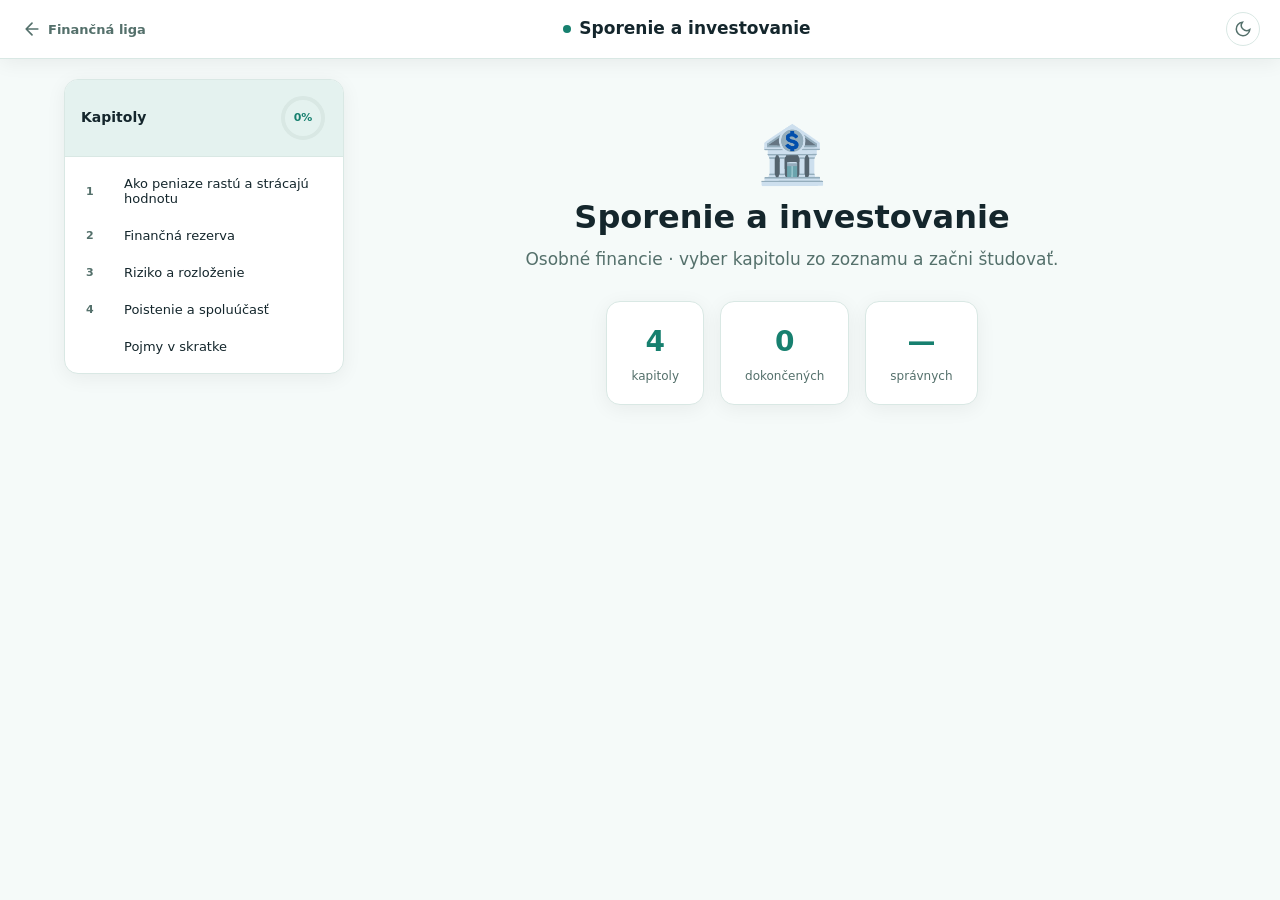
<file: moduly/osobne-sporenie-a-investovanie.html>
<!DOCTYPE html>
<html lang="sk">
<head>
<meta charset="utf-8">
<meta name="viewport" content="width=device-width, initial-scale=1, viewport-fit=cover">
<meta name="robots" content="noindex, nofollow">
<title>Sporenie a investovanie – študijný modul</title>
<script>
/* Téma sa riadi tým istým nastavením ako zvyšok appky: kľúč lex_theme
   v localStorage, ktorý zapisuje theme.js. Appka má predvolene svetlú
   tému a preferenciu systému ignoruje, preto sa pri chýbajúcej hodnote
   nastaví "light" – tým sa zároveň vypne blok @media (prefers-color-scheme)
   nižšie, ktorý má presne na to stráž :root:not([data-theme="light"]).
   Beží v <head> pred vykreslením, aby stránka neblikla svetlou témou.
   localStorage v súkromnom režime Safari hádže už pri čítaní – fail-soft
   na svetlú tému, rovnako ako to robí zvyšok appky. */
(function(){
  var t = "light";
  try { if (localStorage.getItem("lex_theme") === "dark") t = "dark"; } catch (e) {}
  document.documentElement.setAttribute("data-theme", t);
})();
</script>
<style>
/* ============================================================
   Rozloženie je prevzaté zo študijného modulu LexAreny
   (ob-pravo-app: .header / .sidebar s krúžkom progresu /
   .welcome-screen s tromi štatistikami). Prevzala sa KOSTRA,
   nie vzhľad – paleta aj písmo sú z Finančnej ligy (styles.css),
   ružová #ff6f91 ani Google Fonts sa sem nedostali.
============================================================ */
:root{
  /* Paleta prevzatá zo styles.css, nech modul sedí so zvyškom appky:
     --bg/--panel/--ink/--muted sú 1:1 appkové --bg/--surface/--text/--muted,
     --accent je appkové --accent-2, --ok vychádza zo zelenej #15803d,
     ktorú appka používa na potvrdenia. --line, --accent-soft a --bit-off
     appka nemá, sú odvodené z --accent-1 a overené na kontrast. */
  --bg:#f5faf9; --panel:#ffffff; --ink:#14262c; --muted:#54706b; --line:#d9e8e4;
  --accent:#17806f; --accent-soft:#e4f2ef;
  --ok:#15803d; --ok-bg:#e7f6ed; --bad:#ef4444; --bad-bg:#fdeced;
  --bit-off:#eaf3f1;
  --radius:14px;
  --shadow:0 4px 20px rgba(16,16,16,.06);
  box-sizing:border-box;
}
@media (prefers-color-scheme:dark){
  :root:not([data-theme="light"]){
    --bg:#0b1220; --panel:#0f1724; --ink:#e6eef6; --muted:#9aa6b2; --line:#23314a;
    --accent:#7cc1e3; --accent-soft:#16283c;
    --ok:#4ade80; --ok-bg:#14301f; --bad:#f87171; --bad-bg:#3a1f22; --bit-off:#17202e;
    --shadow:0 8px 28px rgba(2,6,23,.6);
  }
}
:root[data-theme="dark"]{
  /* ⚠️ Rovnaké hodnoty ako v bloku @media vyššie – appka tmavú tému riadi
     atribútom data-theme, preferencia systému je len záloha. */
  --bg:#0b1220; --panel:#0f1724; --ink:#e6eef6; --muted:#9aa6b2; --line:#23314a;
  --accent:#7cc1e3; --accent-soft:#16283c;
  --ok:#4ade80; --ok-bg:#14301f; --bad:#f87171; --bad-bg:#3a1f22; --bit-off:#17202e;
  --shadow:0 8px 28px rgba(2,6,23,.6);
}
*,*::before,*::after{box-sizing:inherit}
body{margin:0;background:var(--bg);color:var(--ink);
  font-family:system-ui,-apple-system,"Segoe UI",Roboto,"Helvetica Neue",Arial,sans-serif;
  font-size:17px;line-height:1.6}
a{color:var(--accent)}
:focus-visible{outline:3px solid var(--accent);outline-offset:2px}
/* Obsah okruhu dostáva ohnisko programovo (kvôli čítačkám obrazovky pri
   prepnutí okruhu), nie je to ovládací prvok – viditeľný prstenec okolo
   celého panela by bol len vizuálny šum. Prvky, ktoré sa dajú ovládať
   klávesnicou, si prstenec ponechávajú. */
#okruhDetail:focus,#okruhDetail:focus-visible{outline:none}
@media (prefers-reduced-motion:reduce){*{transition:none!important}}

/* ── HORNÁ LIŠTA ── */
.header{display:flex;align-items:center;justify-content:space-between;gap:12px;
  padding:calc(12px + env(safe-area-inset-top,0px)) 20px 12px;
  background:var(--panel);border-bottom:1px solid var(--line);
  position:sticky;top:0;z-index:100;box-shadow:var(--shadow)}
.back-link{display:flex;align-items:center;gap:6px;color:var(--muted);text-decoration:none;
  font-size:13px;font-weight:600;background:none;border:0;cursor:pointer;font-family:inherit;
  padding:4px 2px;transition:color .2s}
.back-link:hover{color:var(--accent)}
.header-title{display:flex;align-items:center;gap:8px;font-size:17px;font-weight:600;
  color:var(--ink);min-width:0}
.header-title span.t{overflow:hidden;text-overflow:ellipsis;white-space:nowrap}
.logo-dot{width:8px;height:8px;border-radius:999px;background:var(--accent);flex-shrink:0}
.theme-btn{background:none;border:1.5px solid var(--line);border-radius:999px;padding:7px;
  cursor:pointer;color:var(--muted);display:flex;align-items:center;transition:all .2s}
.theme-btn:hover{border-color:var(--accent);color:var(--accent)}

/* ── MRIEŽKA ── */
.app-container{display:flex;gap:24px;padding:20px 24px calc(40px + env(safe-area-inset-bottom,0px));
  max-width:1200px;margin:0 auto;align-items:flex-start}

/* ── ZOZNAM OKRUHOV ── */
.sidebar{width:280px;flex-shrink:0;background:var(--panel);border-radius:var(--radius);
  border:1px solid var(--line);box-shadow:var(--shadow);overflow:hidden;
  position:sticky;top:78px;max-height:calc(100vh - 100px);display:flex;flex-direction:column}
.sidebar-header{display:flex;justify-content:space-between;align-items:center;
  padding:14px 16px;border-bottom:1px solid var(--line);background:var(--accent-soft)}
.sidebar-header h2{font-size:14px;font-weight:700;color:var(--ink);margin:0}
.progress-ring-wrap{position:relative;width:48px;height:48px;flex-shrink:0}
.progress-ring{display:block}
.progress-text{position:absolute;inset:0;display:flex;align-items:center;justify-content:center;
  font-size:11px;font-weight:700;color:var(--accent)}
.okruhy-list{overflow-y:auto;flex:1;padding:8px}
.okruh-item{display:flex;align-items:center;gap:10px;padding:10px 12px;border-radius:10px;
  cursor:pointer;transition:background .18s,border-color .18s,color .18s;font-size:13px;
  color:var(--ink);border:1.5px solid transparent;width:100%;text-align:left;
  background:none;font-family:inherit}
.okruh-item:hover{background:var(--accent-soft)}
.okruh-item.active{background:var(--accent-soft);border-color:var(--accent);
  color:var(--accent);font-weight:600}
.okruh-num{font-size:11px;font-weight:700;color:var(--muted);min-width:28px;flex-shrink:0}
.okruh-item.active .okruh-num{color:var(--accent)}
.okruh-title{flex:1;min-width:0}
.okruh-status{color:var(--ok);font-weight:700;flex-shrink:0}

/* ── OBSAH ── */
.content{flex:1;min-width:0}

/* ── UVÍTACÍ PANEL ── */
.welcome-screen{text-align:center;padding:48px 20px}
.welcome-icon{font-size:56px;margin-bottom:16px;line-height:1}
.welcome-title{font-size:32px;font-weight:700;color:var(--ink);margin:0 0 10px}
.welcome-sub{color:var(--muted);margin:0 0 28px}
.welcome-stats{display:flex;gap:16px;justify-content:center;flex-wrap:wrap}
.stat-box{background:var(--panel);border:1.5px solid var(--line);border-radius:var(--radius);
  padding:18px 24px;min-width:96px;box-shadow:var(--shadow)}
.stat-num{font-size:28px;font-weight:700;color:var(--accent);font-variant-numeric:tabular-nums}
.stat-label{font-size:12px;color:var(--muted);margin-top:2px}

/* ── TYPOGRAFIA OBSAHU KAPITOLY ── */
h1{font-size:2rem;line-height:1.15;margin:0 0 6px}
h2{font-size:1.5rem;line-height:1.25;margin:0 0 14px}
h3{font-size:1.1rem;margin:32px 0 10px;padding-top:16px;border-top:1px solid var(--line)}
p{margin:0 0 12px}
.num{font-family:ui-monospace,"Cascadia Mono",Consolas,monospace;font-variant-numeric:tabular-nums}
pre{background:var(--panel);border:1px solid var(--line);border-radius:10px;padding:12px 14px;
  overflow-x:auto;font-family:ui-monospace,"Cascadia Mono",Consolas,monospace;font-size:15px;
  line-height:1.5;margin:0 0 14px}
.tbl{overflow-x:auto;margin:0 0 14px}
table{border-collapse:collapse;min-width:100%;background:var(--panel);font-variant-numeric:tabular-nums}
th,td{border:1px solid var(--line);padding:6px 10px;text-align:center}
th{background:var(--accent-soft);font-weight:600}
td:first-child,th:first-child{text-align:left}
.note{background:var(--accent-soft);border-radius:10px;padding:12px 14px;margin:0 0 14px}
.note b{display:block;margin-bottom:2px}
ul,ol{margin:0 0 12px;padding-left:22px}
li{margin-bottom:4px}
details{background:var(--panel);border:1px solid var(--line);border-radius:10px;padding:10px 14px;margin:0 0 10px}
summary{cursor:pointer;font-weight:600}

/* ── PREPÍNAČE BITOV ── */

/* ── OTÁZKY (kroky prípadu + kvíz) ── */
.q{background:var(--panel);border:1px solid var(--line);border-radius:12px;padding:14px;margin:0 0 12px}
.q .qt{font-weight:600;margin-bottom:10px}
.q .qn{color:var(--muted);font-weight:400;font-size:14px;display:block}
.opts{display:grid;gap:8px}
.opt{font:inherit;text-align:left;cursor:pointer;border:1px solid var(--line);background:var(--bg);color:var(--ink);
  border-radius:10px;padding:10px 12px}
.opt:hover:not(:disabled){border-color:var(--accent)}
.opt:disabled{cursor:default}
.opt.ok{background:var(--ok-bg);border-color:var(--ok);color:var(--ink)}
.opt.bad{background:var(--bad-bg);border-color:var(--bad);color:var(--ink)}
.fb{margin-top:10px;padding:10px 12px;border-radius:10px;display:none}
.fb.show{display:block}
.fb.ok{background:var(--ok-bg)} .fb.bad{background:var(--bad-bg)}
.fb strong{display:block}
.case-intro{margin-bottom:12px}
.score{font-weight:600;padding:12px 14px;border-radius:10px;background:var(--accent-soft);display:none}
.score.show{display:block}
.btn{font:inherit;cursor:pointer;border:1px solid var(--accent);background:var(--accent);color:var(--panel);
  border-radius:10px;padding:9px 16px;font-weight:600}
.btn.ghost{background:transparent;color:var(--accent)}
.pager{display:flex;justify-content:space-between;gap:10px;margin-top:32px;flex-wrap:wrap}

/* ── MOBIL ──
   LexArena pri ≤768 px len poskladá zoznam nad obsah a stlačí ho do
   220 px vysokého skrolovacieho boxu, takže na telefóne sú oba panely
   naraz a ani jeden poriadne. Tu preto platí zadanie: najprv zoznam
   (aj s uvítacím panelom a štatistikami), ťuknutie otvorí kapitolu,
   šípka späť v lište vráti na zoznam. Prepína sa atribútom
   data-view na <body>, takže !important premôže aj inline display,
   ktorý nastavuje JS pre desktop. */
@media (max-width:768px){
  .app-container{flex-direction:column;gap:16px;padding:16px 14px 32px}
  .sidebar{width:100%;position:static;max-height:none;order:2}
  .content{width:100%;order:1}
  .welcome-screen{padding:20px 4px 4px}
  .welcome-icon{font-size:44px;margin-bottom:10px}
  .welcome-title{font-size:24px}
  .welcome-sub{margin-bottom:20px}
  .stat-box{padding:14px 18px;min-width:88px}
  body[data-view="list"] #welcomeScreen{display:block!important}
  body[data-view="list"] #okruhDetail{display:none!important}
  body[data-view="detail"] #welcomeScreen{display:none!important}
  body[data-view="detail"] #okruhDetail{display:block!important}
  body[data-view="detail"] .sidebar{display:none}
}
@media (max-width:420px){
  body{font-size:16px}
  h2{font-size:1.3rem}
  .stat-box{padding:12px 14px;min-width:0;flex:1}
  .welcome-stats{gap:10px}
  .header{padding-left:14px;padding-right:14px}
  .header-title{font-size:15px}
}
</style>
</head>
<body data-view="list">

<header class="header">
  <button class="back-link" id="backBtn" type="button">
    <svg width="20" height="20" viewBox="0 0 24 24" fill="none" stroke="currentColor" stroke-width="2" stroke-linecap="round" stroke-linejoin="round"><path d="M19 12H5M12 5l-7 7 7 7"/></svg>
    <span id="backLabel">Finančná liga</span>
  </button>
  <div class="header-title"><span class="logo-dot"></span><span class="t">Sporenie a investovanie</span></div>
  <button class="theme-btn" id="themeBtn" type="button" title="Prepnúť tému" aria-label="Prepnúť tému">
    <svg id="themeIcon" width="18" height="18" viewBox="0 0 24 24" fill="none" stroke="currentColor" stroke-width="2"><path d="M21 12.79A9 9 0 1111.21 3 7 7 0 0021 12.79z"/></svg>
  </button>
</header>

<main class="app-container">

  <aside class="sidebar">
    <div class="sidebar-header">
      <h2>Kapitoly</h2>
      <div class="progress-ring-wrap">
        <svg class="progress-ring" width="48" height="48" viewBox="0 0 48 48" aria-hidden="true">
          <circle cx="24" cy="24" r="20" fill="none" stroke="var(--line)" stroke-width="4"/>
          <circle id="progressRing" cx="24" cy="24" r="20" fill="none"
            stroke="var(--accent)" stroke-width="4"
            stroke-dasharray="125.6" stroke-dashoffset="125.6"
            stroke-linecap="round" transform="rotate(-90 24 24)"/>
        </svg>
        <span id="progressText" class="progress-text">0%</span>
      </div>
    </div>
    <div id="okruhyList" class="okruhy-list"></div>
  </aside>

  <section class="content">

    <div id="welcomeScreen" class="welcome-screen">
      <div class="welcome-icon">🏦</div>
      <h1 class="welcome-title">Sporenie a investovanie</h1>
      <p class="welcome-sub">Osobné financie · vyber kapitolu zo zoznamu a začni študovať.</p>
      <div class="welcome-stats">
        <div class="stat-box">
          <div class="stat-num" id="statTotal">—</div>
          <div class="stat-label">kapitoly</div>
        </div>
        <div class="stat-box">
          <div class="stat-num" id="statDone">0</div>
          <div class="stat-label">dokončených</div>
        </div>
        <div class="stat-box">
          <div class="stat-num" id="statCorrect">—</div>
          <div class="stat-label">správnych</div>
        </div>
      </div>
    </div>

    <div id="okruhDetail" tabindex="-1" style="display:none"></div>

  </section>

</main>

<script>
(function(){
"use strict";

/* ---------- content ---------- */var CH = [
{
 id:"k1", short:"1. Ako peniaze rastú a strácajú hodnotu", title:"Kapitola 1: Ako peniaze rastú a strácajú hodnotu",
 html:
  '<p>Úroky sa pripisujú aj z úrokov, preto vklad rastie čoraz rýchlejšie – to je zložené úročenie. Proti nemu stojí inflácia, ktorá znižuje kúpnu silu peňazí: pri 5 % ročne za rovnaké peniaze kúpiš o približne 5 % menej.</p>'+
  '<div class="note"><b>Zložené úročenie</b>Úrok z vkladu aj z už pripísaných úrokov. Úroky sa pripisujú aj z úrokov, preto vklad rastie čoraz rýchlejšie.</div>'+
  '<div class="note"><b>Inflácia</b>Rast cien, pri ktorom za rovnaké peniaze kúpiš menej. Inflácia znižuje kúpnu silu peňazí.</div>',
 quiz:[
  {q:"Čo je zložené úročenie?",o:["úrok len z vkladu","úrok z vkladu aj z už pripísaných úrokov","poplatok banky","úrok z dvoch účtov"],c:1,ex:"Úroky sa pripisujú aj z úrokov, preto vklad rastie čoraz rýchlejšie."},
  {q:"Inflácia 5 % ročne znamená, že:",o:["ceny klesli o 5 %","za rovnaké peniaze kúpiš o ~5 % menej","mzdy rastú o 5 %","banka platí 5 % úrok"],c:1,ex:"Inflácia znižuje kúpnu silu peňazí."}
 ]
},
{
 id:"k2", short:"2. Finančná rezerva", title:"Kapitola 2: Finančná rezerva",
 html:
  '<p>Základom je finančná rezerva vo výške aspoň 3–6 mesiacov výdavkov. Rezerva kryje výpadok príjmu či nečakané výdavky bez pôžičky, a musí byť dostupná a bez rizika prudkej straty hodnoty – teda na sporiacom alebo bežnom účte s rýchlym prístupom.</p>'+
  '<p>Najspoľahlivejší návyk je automatické sporenie pred míňaním, teda princíp „najprv zaplať sebe“.</p>'+
  '<div class="note"><b>Finančná rezerva</b>Odložené peniaze vo výške aspoň 3–6 mesiacov výdavkov. Rezerva kryje výpadok príjmu či nečakané výdavky bez pôžičky.</div>'+
  '<div class="note"><b>Kde držať rezervu</b>Na sporiacom alebo bežnom účte s rýchlym prístupom. Rezerva musí byť dostupná a bez rizika prudkej straty hodnoty.</div>'+
  '<div class="note"><b>„Najprv zaplať sebe“</b>Trvalé sporenie nastavené hneď po výplate. Automatické sporenie pred míňaním je najspoľahlivejší návyk.</div>',
 caseIntro:"Chceš si vytvoriť finančnú rezervu, ale nevieš, koľko a kam.",
 steps:[
  {q:"Aká veľká by mala rezerva byť?",o:["3–6 mesiacov výdavkov","1 týždeň výdavkov","Rezerva netreba"],c:0,ex:"Rezerva kryje výpadok príjmu či nečakané výdavky bez pôžičky."},
  {q:"Kde ju budeš držať?",o:["Na sporiacom/bežnom účte s rýchlym prístupom","V akciách","V kryptomene"],c:0,ex:"Rezerva musí byť dostupná a bez rizika prudkej straty hodnoty."},
  {q:"Ako zabezpečíš, aby ti sporenie vydržalo?",o:["Nastavím trvalý príkaz hneď po výplate","Odložím to, čo mi na konci mesiaca zvýši","Budem sporiť nepravidelne"],c:0,ex:"Automatické sporenie pred míňaním je najspoľahlivejší návyk."}
 ],
 quiz:[
  {q:"Odporúčaná finančná rezerva domácnosti je aspoň:",o:["1 týždeň výdavkov","1 mesiac","3–6 mesiacov výdavkov","rezerva netreba"],c:2,ex:"Rezerva kryje výpadok príjmu či nečakané výdavky bez pôžičky."},
  {q:"Peniaze na nečakané výdavky je najlepšie držať:",o:["v akciách","na sporiacom/bežnom účte s rýchlym prístupom","v kryptomene","doma v hotovosti bez limitu"],c:1,ex:"Rezerva musí byť dostupná a bez rizika prudkej straty hodnoty."},
  {q:"Ak si nastavíš trvalé sporenie hneď po výplate, využívaš princíp:",o:["„najprv zaplať sebe“","pákový efekt","inflačný efekt","daňový bonus"],c:0,ex:"Automatické sporenie pred míňaním je najspoľahlivejší návyk."}
 ]
},
{
 id:"k3", short:"3. Riziko a rozloženie", title:"Kapitola 3: Riziko a rozloženie",
 html:
  '<p>Pri investovaní znižuje riziko veľkej straty naraz rozloženie peňazí do rôznych investícií, teda diverzifikácia. Historicky majú najvyšší očakávaný výnos a zároveň najvyššie kolísanie akcie: vyšší výnos = vyššie riziko kolísania, preto akcie na dlhý horizont.</p>'+
  '<div class="note"><b>Diverzifikácia</b>Rozloženie peňazí do rôznych investícií. Rozloženie znižuje riziko veľkej straty naraz.</div>'+
  '<div class="note"><b>Akcie</b>Investícia s dlhodobo najvyšším očakávaným výnosom aj najvyšším kolísaním. Vyšší výnos = vyššie riziko kolísania; preto akcie na dlhý horizont.</div>',
 quiz:[
  {q:"Diverzifikácia znamená:",o:["investovať všetko do jednej akcie","rozložiť peniaze do rôznych investícií","neinvestovať","mať dva účty v jednej banke"],c:1,ex:"Rozloženie znižuje riziko veľkej straty naraz."},
  {q:"Dlhodobo najvyšší očakávaný výnos (a najvyššie kolísanie) majú historicky:",o:["bežné účty","dlhopisy","akcie","hotovosť"],c:2,ex:"Vyšší výnos = vyššie riziko kolísania; preto akcie na dlhý horizont."}
 ]
},
{
 id:"k4", short:"4. Poistenie a spoluúčasť", title:"Kapitola 4: Poistenie a spoluúčasť",
 html:
  '<p>Pri poistení sa na škode podieľaš dohodnutou spoluúčasťou – poisťovňa platí škodu nad túto sumu.</p>'+
  '<div class="note"><b>Spoluúčasť</b>Suma, ktorou sa na škode podieľaš ty. Poisťovňa platí škodu nad dohodnutú spoluúčasť.</div>',
 quiz:[
  {q:"Spoluúčasť v poistení je:",o:["suma, ktorou sa na škode podieľaš ty","provízia agenta","bonus","daň"],c:0,ex:"Poisťovňa platí škodu nad dohodnutú spoluúčasť."}
 ]
}
];

var EXTRA = [
 {id:"pojmy", short:"Pojmy v skratke", title:"Pojmy v skratke",
  html:
  '<p>Zhrnutie všetkých pojmov z kapitol – na rýchle zopakovanie pred kvízom alebo pojednávaním.</p>'+
  '<div class="note"><b>Zložené úročenie</b>Úrok z vkladu aj z už pripísaných úrokov. Úroky sa pripisujú aj z úrokov, preto vklad rastie čoraz rýchlejšie.</div>'+
  '<div class="note"><b>Inflácia</b>Rast cien, pri ktorom za rovnaké peniaze kúpiš menej. Inflácia znižuje kúpnu silu peňazí.</div>'+
  '<div class="note"><b>Finančná rezerva</b>Odložené peniaze vo výške aspoň 3–6 mesiacov výdavkov. Rezerva kryje výpadok príjmu či nečakané výdavky bez pôžičky.</div>'+
  '<div class="note"><b>Kde držať rezervu</b>Na sporiacom alebo bežnom účte s rýchlym prístupom. Rezerva musí byť dostupná a bez rizika prudkej straty hodnoty.</div>'+
  '<div class="note"><b>Diverzifikácia</b>Rozloženie peňazí do rôznych investícií. Rozloženie znižuje riziko veľkej straty naraz.</div>'+
  '<div class="note"><b>Akcie</b>Investícia s dlhodobo najvyšším očakávaným výnosom aj najvyšším kolísaním. Vyšší výnos = vyššie riziko kolísania; preto akcie na dlhý horizont.</div>'+
  '<div class="note"><b>Spoluúčasť</b>Suma, ktorou sa na škode podieľaš ty. Poisťovňa platí škodu nad dohodnutú spoluúčasť.</div>'+
  '<div class="note"><b>„Najprv zaplať sebe“</b>Trvalé sporenie nastavené hneď po výplate. Automatické sporenie pred míňaním je najspoľahlivejší návyk.</div>'+
  '<p class="case-intro">Zdroj: Demo dataset Finančnej ligy – obsah na odbornú kontrolu. Celý modul je poskladaný výhradne z otázok, vysvetlení a pojmov v <code>data/A2.json</code>.</p>'}
];

var ALL = CH.concat(EXTRA);

/* ---------- okruhy do zoznamu ----------
   Kapitoly sa číslujú 1…n, „Pojmy v skratke" sú bez čísla. Kód A1/A2
   zámerne nepoužívame – ten patrí okruhu v dátach, nie kapitole.
   Z krátkeho názvu sa odreže úvodné poradové číslo – to už nesie kód.
   Je to LEN popiska v zozname, nadpis v obsahu kapitoly ostáva celý. */
var OKRUHY = ALL.map(function(ch, i){
  return {
    id: ch.id,
    kod: i < CH.length ? String(i + 1) : "",
    nazov: ch.short.replace(/^\d+\.\s*/, "")
  };
});

/* ---------- uloženie postupu ----------
   Tvar { k2: { done:1, good:2, total:3 } }, aby sa dalo spočítať
   percento správnych odpovedí. Všetko v try/catch – localStorage
   v súkromnom režime Safari hádže výnimku už pri čítaní a modul musí
   fungovať aj bez ukladania. */
var KEY = "fin-a2-modul-v1", store = {};
try { store = JSON.parse(localStorage.getItem(KEY) || "{}") || {}; } catch (e) { store = {}; }
function save(){ try { localStorage.setItem(KEY, JSON.stringify(store)); } catch (e) {} }

function jeDokoncena(id){ var r = store[id]; return !!(r && r.done); }

/* Štatistiky uvítacieho panela. Počíta sa VÝHRADNE zo šiestich kapitol –
   „Časté chyby" a „Cvičenia" kvíz nemajú, takže ani krúžok, ani počty. */
function statistiky(){
  var done = 0, good = 0, total = 0;
  CH.forEach(function(ch){
    var r = store[ch.id];
    if (!r || !r.done) return;
    done++;
    if (typeof r.good === "number" && typeof r.total === "number") { good += r.good; total += r.total; }
  });
  return { pocet: CH.length, done: done, pct: total ? Math.round(good / total * 100) : null };
}

/* ---------- question widget ---------- */
function makeQ(item, label, retry, onDone){
  var box=document.createElement("div"); box.className="q";
  var t=document.createElement("div"); t.className="qt";
  if(label){ var n=document.createElement("span"); n.className="qn"; n.textContent=label; t.appendChild(n); }
  t.appendChild(document.createTextNode(item.q)); box.appendChild(t);
  var opts=document.createElement("div"); opts.className="opts"; box.appendChild(opts);
  var fb=document.createElement("div"); fb.className="fb"; fb.setAttribute("aria-live","polite"); box.appendChild(fb);
  var tries=0, btns=[];
  item.o.forEach(function(txt,i){
    var b=document.createElement("button"); b.type="button"; b.className="opt"; b.textContent=txt;
    b.addEventListener("click",function(){
      tries++;
      if(i===item.c){
        b.classList.add("ok");
        btns.forEach(function(x){x.disabled=true;});
        fb.className="fb show ok"; fb.innerHTML="";
        var s=document.createElement("strong"); s.textContent="Správne."; fb.appendChild(s);
        fb.appendChild(document.createTextNode(item.ex));
        onDone && onDone(tries===1);
      } else {
        b.classList.add("bad");
        if(retry){
          b.disabled=true;
          fb.className="fb show bad"; fb.innerHTML="";
          var s2=document.createElement("strong"); s2.textContent="Ešte raz."; fb.appendChild(s2);
          fb.appendChild(document.createTextNode("Toto nie je ono. Skús inú možnosť."));
        } else {
          btns.forEach(function(x){x.disabled=true;});
          btns[item.c].classList.add("ok");
          fb.className="fb show bad"; fb.innerHTML="";
          var s3=document.createElement("strong"); s3.textContent="Nesprávne. Správna odpoveď: "+item.o[item.c]+".";
          fb.appendChild(s3); fb.appendChild(document.createTextNode(item.ex));
          onDone && onDone(false);
        }
      }
    });
    btns.push(b); opts.appendChild(b);
  });
  return box;
}

var okruhyList = document.getElementById("okruhyList");
var detail     = document.getElementById("okruhDetail");
var welcome    = document.getElementById("welcomeScreen");
var backBtn    = document.getElementById("backBtn");
var backLabel  = document.getElementById("backLabel");

/* ---------- zoznam okruhov + krúžok a štatistiky ---------- */
function renderStats(){
  var s = statistiky();
  document.getElementById("statTotal").textContent   = s.pocet;
  document.getElementById("statDone").textContent    = s.done;
  document.getElementById("statCorrect").textContent = s.pct === null ? "—" : s.pct + " %";

  /* Krúžok ukazuje dokončené / 6. Obvod 125,6 zodpovedá polomeru 20
     v SVG vyššie (2·π·20) – rovnaká matematika ako v module LexAreny. */
  var pct = s.pocet ? Math.round(s.done / s.pocet * 100) : 0;
  var obvod = 125.6;
  var ring = document.getElementById("progressRing");
  if (ring) ring.style.strokeDashoffset = obvod - (pct / 100 * obvod);
  document.getElementById("progressText").textContent = pct + "%";
}

function renderSidebar(aktivny){
  okruhyList.innerHTML = "";
  OKRUHY.forEach(function(o){
    var b = document.createElement("button");
    b.type = "button";
    b.className = "okruh-item" + (o.id === aktivny ? " active" : "");
    if (o.id === aktivny) b.setAttribute("aria-current", "true");

    var kod = document.createElement("span");
    kod.className = "okruh-num";
    kod.textContent = o.kod;

    var naz = document.createElement("span");
    naz.className = "okruh-title";
    naz.textContent = o.nazov;

    var st = document.createElement("span");
    st.className = "okruh-status";
    st.textContent = jeDokoncena(o.id) ? "✓" : "";
    if (jeDokoncena(o.id)) st.setAttribute("aria-label", "dokončené");

    b.appendChild(kod); b.appendChild(naz); b.appendChild(st);
    b.addEventListener("click", function(){ go(o.id, true); });
    okruhyList.appendChild(b);
  });
  renderStats();
}

/* Výsledok kvízu kapitoly. Drží LEPŠÍ z pokusov – rovnaký princíp ako
   writeOkruhBest v appke, aby opakovanie kvízu nemohlo skóre zhoršiť. */
function zapisVysledok(ch, good){
  var r = store[ch.id];
  var najlepsi = (r && typeof r.good === "number") ? r.good : -1;
  if (good > najlepsi) store[ch.id] = { done: 1, good: good, total: ch.quiz.length };
  else if (r) r.done = 1;
  save();
  renderSidebar(ch.id);
}

/* ---------- obsah kapitoly ---------- */
function render(id){
  var idx = ALL.findIndex(function(c){ return c.id === id; });
  if (idx < 0) idx = 0;
  var ch = ALL[idx];
  detail.innerHTML = "";

  var h = document.createElement("h2"); h.textContent = ch.title; detail.appendChild(h);

  if (ch.steps || (ch.quiz && ch.quiz.length)){
    var h3 = document.createElement("h3"); h3.textContent = "Výklad";
    h3.style.borderTop = "0"; h3.style.marginTop = "12px"; h3.style.paddingTop = "0";
    detail.appendChild(h3);
  }
  var body = document.createElement("div"); body.innerHTML = ch.html; detail.appendChild(body);

  if (ch.steps){
    var hc = document.createElement("h3"); hc.textContent = "Riešený prípad"; detail.appendChild(hc);
    var intro = document.createElement("p"); intro.className = "case-intro"; intro.textContent = ch.caseIntro; detail.appendChild(intro);
    var caseBox = document.createElement("div"); detail.appendChild(caseBox);
    (function step(k){
      if (k >= ch.steps.length){
        var d = document.createElement("p"); d.className = "score show";
        d.textContent = "Prípad je vyriešený. Pokračuj kvízom."; caseBox.appendChild(d); return;
      }
      caseBox.appendChild(makeQ(ch.steps[k], "Krok " + (k + 1) + " z " + ch.steps.length, true, function(){ step(k + 1); }));
    })(0);

  }

  if (ch.quiz && ch.quiz.length){
    var hq = document.createElement("h3"); hq.textContent = "Kvíz"; detail.appendChild(hq);
    var qp = document.createElement("p"); qp.textContent = "Každá otázka má jeden pokus. Po odpovedi uvidíš vysvetlenie."; detail.appendChild(qp);
    var answered = 0, good = 0;
    var sc = document.createElement("div"); sc.className = "score"; sc.setAttribute("aria-live", "polite");
    ch.quiz.forEach(function(q, i){
      detail.appendChild(makeQ(q, "Otázka " + (i + 1) + " z " + ch.quiz.length, false, function(ok){
        answered++; if (ok) good++;
        if (answered === ch.quiz.length){
          sc.textContent = "Výsledok: " + good + " z " + ch.quiz.length + " správne." + (good === ch.quiz.length ? " Výborne, kapitola je zvládnutá." : " Prejdi si výklad ešte raz a skús kvíz znova.");
          sc.classList.add("show");
          zapisVysledok(ch, good);
          if (good < ch.quiz.length){
            var again = document.createElement("button");
            again.type = "button"; again.className = "btn ghost"; again.style.marginTop = "10px";
            again.textContent = "Skúsiť kvíz znova";
            again.addEventListener("click", function(){ go(ch.id, true); });
            sc.appendChild(document.createElement("br")); sc.appendChild(again);
          }
        }
      }));
    });
    detail.appendChild(sc);
  }

  var pg = document.createElement("div"); pg.className = "pager";
  if (idx > 0){
    var p = document.createElement("button"); p.type = "button"; p.className = "btn ghost";
    p.textContent = "← " + ALL[idx - 1].short;
    p.addEventListener("click", function(){ go(ALL[idx - 1].id, true); });
    pg.appendChild(p);
  } else pg.appendChild(document.createElement("span"));
  if (idx < ALL.length - 1){
    var nx = document.createElement("button"); nx.type = "button"; nx.className = "btn";
    nx.textContent = "Ďalej: " + ALL[idx + 1].short;
    nx.addEventListener("click", function(){ go(ALL[idx + 1].id, true); });
    pg.appendChild(nx);
  }
  detail.appendChild(pg);

  renderSidebar(ch.id);
}

/* ---------- prepínanie zoznam ↔ okruh ----------
   Na desktope sú oba panely vedľa seba a prepína sa len to, či vpravo
   stojí uvítací panel alebo obsah okruhu. Na mobile (≤768 px) určuje
   atribút data-view, ktorý z nich je vôbec na obrazovke – pozri
   poznámku pri @media v hlavičke. */
function jeMobil(){
  try { return window.matchMedia("(max-width: 768px)").matches; }
  catch (e) { return window.innerWidth <= 768; }
}

function setView(v){
  document.body.setAttribute("data-view", v);
  backLabel.textContent = (v === "detail" && jeMobil()) ? "Kapitoly" : "Finančná liga";
}

function zobrazZoznam(){
  welcome.style.display = "block";
  detail.style.display = "none";
  if (location.hash) history.replaceState(null, "", location.pathname);
  renderSidebar(null);
  setView("list");
  window.scrollTo(0, 0);
}

function go(id, scroll){
  if (location.hash !== "#" + id) history.replaceState(null, "", "#" + id);
  render(id);
  welcome.style.display = "none";
  detail.style.display = "block";
  setView("detail");
  if (scroll){
    window.scrollTo(0, 0);
    try { detail.focus({ preventScroll: true }); } catch (e) {}
  }
}

backBtn.addEventListener("click", function(){
  if (jeMobil() && document.body.getAttribute("data-view") === "detail") zobrazZoznam();
  else location.href = "/";
});

/* Po otočení telefónu alebo zmene šírky treba prepočítať popisku šípky
   (na desktope vedie vždy do appky, na mobile v okruhu späť na zoznam). */
window.addEventListener("resize", function(){
  setView(document.body.getAttribute("data-view") || "list");
});

window.addEventListener("hashchange", function(){
  var id = location.hash.slice(1);
  if (id && ALL.some(function(c){ return c.id === id; })) go(id, false);
  else zobrazZoznam();
});

/* ---------- prepínač témy ----------
   Zapisuje ten istý kľúč lex_theme ako theme.js v appke, takže sa
   modul a appka nemôžu rozísť. */
function aktualnaTema(){
  return document.documentElement.getAttribute("data-theme") === "dark" ? "dark" : "light";
}
function nastavIkonu(t){
  var i = document.getElementById("themeIcon");
  if (!i) return;
  i.innerHTML = t === "dark"
    ? '<circle cx="12" cy="12" r="4"/><path d="M12 2v2M12 20v2M4.9 4.9l1.4 1.4M17.7 17.7l1.4 1.4M2 12h2M20 12h2M6.3 17.7l-1.4 1.4M19.1 4.9l-1.4 1.4"/>'
    : '<path d="M21 12.79A9 9 0 1111.21 3 7 7 0 0021 12.79z"/>';
}
document.getElementById("themeBtn").addEventListener("click", function(){
  var t = aktualnaTema() === "dark" ? "light" : "dark";
  document.documentElement.setAttribute("data-theme", t);
  try { localStorage.setItem("lex_theme", t); } catch (e) {}
  nastavIkonu(t);
});
nastavIkonu(aktualnaTema());

/* ---------- štart ---------- */
var start = location.hash.slice(1);
if (start && ALL.some(function(c){ return c.id === start; })) go(start, false);
else zobrazZoznam();

})();
</script>
</body>
</html>
</file>
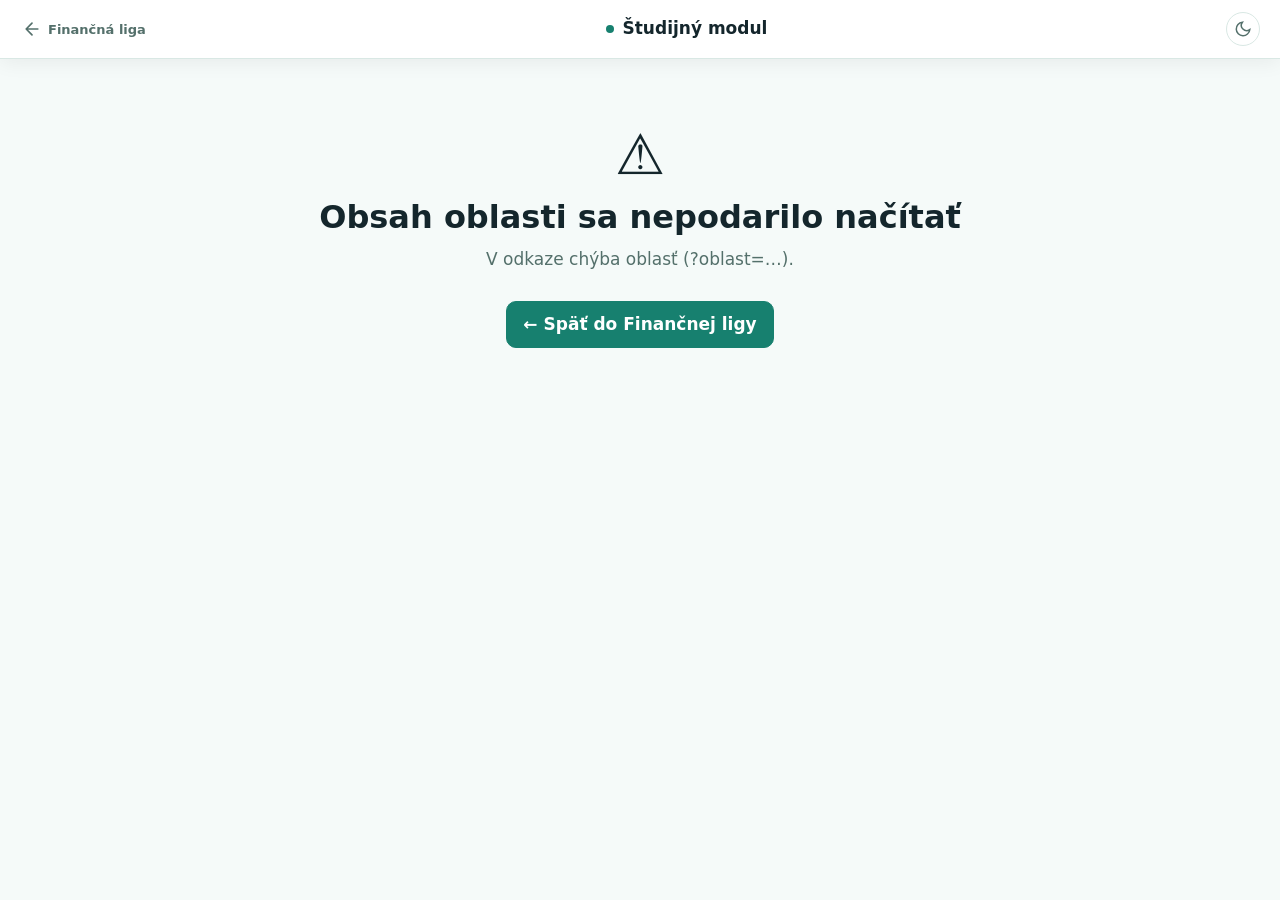
<file: moduly/skola.html>
<!DOCTYPE html>
<html lang="sk">
<head>
<meta charset="utf-8">
<meta name="viewport" content="width=device-width, initial-scale=1, viewport-fit=cover">
<meta name="robots" content="noindex, nofollow">
<title>Študijný modul – Finančná liga</title>
<script>
/* Téma sa riadi tým istým nastavením ako zvyšok appky: kľúč lex_theme
   v localStorage, ktorý zapisuje theme.js. Appka má predvolene svetlú
   tému a preferenciu systému ignoruje, preto sa pri chýbajúcej hodnote
   nastaví "light". Beží v <head> pred vykreslením, aby stránka neblikla.
   localStorage v súkromnom režime Safari hádže už pri čítaní – fail-soft. */
(function(){
  var t = "light";
  try { if (localStorage.getItem("lex_theme") === "dark") t = "dark"; } catch (e) {}
  document.documentElement.setAttribute("data-theme", t);
})();
</script>
<style>
/* ============================================================
   Rozloženie je prevzaté zo študijného modulu LexAreny
   (ob-pravo-app: .header / .sidebar s krúžkom progresu /
   .welcome-screen s tromi štatistikami). Prevzala sa KOSTRA,
   nie vzhľad – paleta aj písmo sú z Finančnej ligy (styles.css),
   ružová #ff6f91 ani Google Fonts sa sem nedostali.
============================================================ */
:root{
  /* Paleta prevzatá zo styles.css, nech modul sedí so zvyškom appky:
     --bg/--panel/--ink/--muted sú 1:1 appkové --bg/--surface/--text/--muted,
     --accent je appkové --accent-2, --ok vychádza zo zelenej #15803d,
     ktorú appka používa na potvrdenia. --line, --accent-soft a --bit-off
     appka nemá, sú odvodené z --accent-1 a overené na kontrast. */
  --bg:#f5faf9; --panel:#ffffff; --ink:#14262c; --muted:#54706b; --line:#d9e8e4;
  --accent:#17806f; --accent-soft:#e4f2ef;
  --ok:#15803d; --ok-bg:#e7f6ed; --bad:#ef4444; --bad-bg:#fdeced;
  --bit-off:#eaf3f1;
  --radius:14px;
  --shadow:0 4px 20px rgba(16,16,16,.06);
  box-sizing:border-box;
}
@media (prefers-color-scheme:dark){
  :root:not([data-theme="light"]){
    --bg:#0b1220; --panel:#0f1724; --ink:#e6eef6; --muted:#9aa6b2; --line:#23314a;
    --accent:#7cc1e3; --accent-soft:#16283c;
    --ok:#4ade80; --ok-bg:#14301f; --bad:#f87171; --bad-bg:#3a1f22; --bit-off:#17202e;
    --shadow:0 8px 28px rgba(2,6,23,.6);
  }
}
:root[data-theme="dark"]{
  /* ⚠️ Rovnaké hodnoty ako v bloku @media vyššie – appka tmavú tému riadi
     atribútom data-theme, preferencia systému je len záloha. */
  --bg:#0b1220; --panel:#0f1724; --ink:#e6eef6; --muted:#9aa6b2; --line:#23314a;
  --accent:#7cc1e3; --accent-soft:#16283c;
  --ok:#4ade80; --ok-bg:#14301f; --bad:#f87171; --bad-bg:#3a1f22; --bit-off:#17202e;
  --shadow:0 8px 28px rgba(2,6,23,.6);
}
*,*::before,*::after{box-sizing:inherit}
body{margin:0;background:var(--bg);color:var(--ink);
  font-family:system-ui,-apple-system,"Segoe UI",Roboto,"Helvetica Neue",Arial,sans-serif;
  font-size:17px;line-height:1.6}
a{color:var(--accent)}
:focus-visible{outline:3px solid var(--accent);outline-offset:2px}
/* Obsah okruhu dostáva ohnisko programovo (kvôli čítačkám obrazovky pri
   prepnutí okruhu), nie je to ovládací prvok – viditeľný prstenec okolo
   celého panela by bol len vizuálny šum. Prvky, ktoré sa dajú ovládať
   klávesnicou, si prstenec ponechávajú. */
#okruhDetail:focus,#okruhDetail:focus-visible{outline:none}
@media (prefers-reduced-motion:reduce){*{transition:none!important}}

/* ── HORNÁ LIŠTA ── */
.header{display:flex;align-items:center;justify-content:space-between;gap:12px;
  padding:calc(12px + env(safe-area-inset-top,0px)) 20px 12px;
  background:var(--panel);border-bottom:1px solid var(--line);
  position:sticky;top:0;z-index:100;box-shadow:var(--shadow)}
.back-link{display:flex;align-items:center;gap:6px;color:var(--muted);text-decoration:none;
  font-size:13px;font-weight:600;background:none;border:0;cursor:pointer;font-family:inherit;
  padding:4px 2px;transition:color .2s}
.back-link:hover{color:var(--accent)}
.header-title{display:flex;align-items:center;gap:8px;font-size:17px;font-weight:600;
  color:var(--ink);min-width:0}
.header-title span.t{overflow:hidden;text-overflow:ellipsis;white-space:nowrap}
.logo-dot{width:8px;height:8px;border-radius:999px;background:var(--accent);flex-shrink:0}
.theme-btn{background:none;border:1.5px solid var(--line);border-radius:999px;padding:7px;
  cursor:pointer;color:var(--muted);display:flex;align-items:center;transition:all .2s}
.theme-btn:hover{border-color:var(--accent);color:var(--accent)}

/* ── MRIEŽKA ── */
.app-container{display:flex;gap:24px;padding:20px 24px calc(40px + env(safe-area-inset-bottom,0px));
  max-width:1200px;margin:0 auto;align-items:flex-start}

/* ── ZOZNAM OKRUHOV ── */
.sidebar{width:280px;flex-shrink:0;background:var(--panel);border-radius:var(--radius);
  border:1px solid var(--line);box-shadow:var(--shadow);overflow:hidden;
  position:sticky;top:78px;max-height:calc(100vh - 100px);display:flex;flex-direction:column}
.sidebar-header{display:flex;justify-content:space-between;align-items:center;
  padding:14px 16px;border-bottom:1px solid var(--line);background:var(--accent-soft)}
.sidebar-header h2{font-size:14px;font-weight:700;color:var(--ink);margin:0}
.progress-ring-wrap{position:relative;width:48px;height:48px;flex-shrink:0}
.progress-ring{display:block}
.progress-text{position:absolute;inset:0;display:flex;align-items:center;justify-content:center;
  font-size:11px;font-weight:700;color:var(--accent)}
.okruhy-list{overflow-y:auto;flex:1;padding:8px}
.okruh-item{display:flex;align-items:center;gap:10px;padding:10px 12px;border-radius:10px;
  cursor:pointer;transition:background .18s,border-color .18s,color .18s;font-size:13px;
  color:var(--ink);border:1.5px solid transparent;width:100%;text-align:left;
  background:none;font-family:inherit}
.okruh-item:hover{background:var(--accent-soft)}
.okruh-item.active{background:var(--accent-soft);border-color:var(--accent);
  color:var(--accent);font-weight:600}
.okruh-num{font-size:11px;font-weight:700;color:var(--muted);min-width:28px;flex-shrink:0}
.okruh-item.active .okruh-num{color:var(--accent)}
.okruh-title{flex:1;min-width:0}
.okruh-status{color:var(--ok);font-weight:700;flex-shrink:0}

/* ── OBSAH ── */
.content{flex:1;min-width:0}

/* ── UVÍTACÍ PANEL ── */
.welcome-screen{text-align:center;padding:48px 20px}
.welcome-icon{font-size:56px;margin-bottom:16px;line-height:1}
.welcome-title{font-size:32px;font-weight:700;color:var(--ink);margin:0 0 10px}
.welcome-sub{color:var(--muted);margin:0 0 28px}
.welcome-stats{display:flex;gap:16px;justify-content:center;flex-wrap:wrap}
.stat-box{background:var(--panel);border:1.5px solid var(--line);border-radius:var(--radius);
  padding:18px 24px;min-width:96px;box-shadow:var(--shadow)}
.stat-num{font-size:28px;font-weight:700;color:var(--accent);font-variant-numeric:tabular-nums}
.stat-label{font-size:12px;color:var(--muted);margin-top:2px}

/* ── TYPOGRAFIA OBSAHU KAPITOLY ── */
h1{font-size:2rem;line-height:1.15;margin:0 0 6px}
h2{font-size:1.5rem;line-height:1.25;margin:0 0 14px}
h3{font-size:1.1rem;margin:32px 0 10px;padding-top:16px;border-top:1px solid var(--line)}
p{margin:0 0 12px}
.num{font-family:ui-monospace,"Cascadia Mono",Consolas,monospace;font-variant-numeric:tabular-nums}
pre{background:var(--panel);border:1px solid var(--line);border-radius:10px;padding:12px 14px;
  overflow-x:auto;font-family:ui-monospace,"Cascadia Mono",Consolas,monospace;font-size:15px;
  line-height:1.5;margin:0 0 14px}
.tbl{overflow-x:auto;margin:0 0 14px}
table{border-collapse:collapse;min-width:100%;background:var(--panel);font-variant-numeric:tabular-nums}
th,td{border:1px solid var(--line);padding:6px 10px;text-align:center}
th{background:var(--accent-soft);font-weight:600}
td:first-child,th:first-child{text-align:left}
.note{background:var(--accent-soft);border-radius:10px;padding:12px 14px;margin:0 0 14px}
.note b{display:block;margin-bottom:2px}
ul,ol{margin:0 0 12px;padding-left:22px}
li{margin-bottom:4px}
details{background:var(--panel);border:1px solid var(--line);border-radius:10px;padding:10px 14px;margin:0 0 10px}
summary{cursor:pointer;font-weight:600}

/* ── OTÁZKY (kroky prípadu + kvíz) ── */
.q{background:var(--panel);border:1px solid var(--line);border-radius:12px;padding:14px;margin:0 0 12px}
.q .qt{font-weight:600;margin-bottom:10px}
.q .qn{color:var(--muted);font-weight:400;font-size:14px;display:block}
.opts{display:grid;gap:8px}
.opt{font:inherit;text-align:left;cursor:pointer;border:1px solid var(--line);background:var(--bg);color:var(--ink);
  border-radius:10px;padding:10px 12px}
.opt:hover:not(:disabled){border-color:var(--accent)}
.opt:disabled{cursor:default}
.opt.ok{background:var(--ok-bg);border-color:var(--ok);color:var(--ink)}
.opt.bad{background:var(--bad-bg);border-color:var(--bad);color:var(--ink)}
.fb{margin-top:10px;padding:10px 12px;border-radius:10px;display:none}
.fb.show{display:block}
.fb.ok{background:var(--ok-bg)} .fb.bad{background:var(--bad-bg)}
.fb strong{display:block}
.case-intro{margin-bottom:12px}
.score{font-weight:600;padding:12px 14px;border-radius:10px;background:var(--accent-soft);display:none}
.score.show{display:block}
.btn{font:inherit;cursor:pointer;border:1px solid var(--accent);background:var(--accent);color:var(--panel);
  border-radius:10px;padding:9px 16px;font-weight:600}
.btn.ghost{background:transparent;color:var(--accent)}
.pager{display:flex;justify-content:space-between;gap:10px;margin-top:32px;flex-wrap:wrap}

/* ── MOBIL ──
   LexArena pri ≤768 px len poskladá zoznam nad obsah a stlačí ho do
   220 px vysokého skrolovacieho boxu, takže na telefóne sú oba panely
   naraz a ani jeden poriadne. Tu preto platí zadanie: najprv zoznam
   (aj s uvítacím panelom a štatistikami), ťuknutie otvorí kapitolu,
   šípka späť v lište vráti na zoznam. Prepína sa atribútom
   data-view na <body>, takže !important premôže aj inline display,
   ktorý nastavuje JS pre desktop. */
@media (max-width:768px){
  .app-container{flex-direction:column;gap:16px;padding:16px 14px 32px}
  .sidebar{width:100%;position:static;max-height:none;order:2}
  .content{width:100%;order:1}
  .welcome-screen{padding:20px 4px 4px}
  .welcome-icon{font-size:44px;margin-bottom:10px}
  .welcome-title{font-size:24px}
  .welcome-sub{margin-bottom:20px}
  .stat-box{padding:14px 18px;min-width:88px}
  body[data-view="list"] #welcomeScreen{display:block!important}
  body[data-view="list"] #okruhDetail{display:none!important}
  body[data-view="detail"] #welcomeScreen{display:none!important}
  body[data-view="detail"] #okruhDetail{display:block!important}
  body[data-view="detail"] .sidebar{display:none}
}
@media (max-width:420px){
  body{font-size:16px}
  h2{font-size:1.3rem}
  .stat-box{padding:12px 14px;min-width:0;flex:1}
  .welcome-stats{gap:10px}
  .header{padding-left:14px;padding-right:14px}
  .header-title{font-size:15px}
}
</style>
</head>
<body data-view="list">

<header class="header">
  <button class="back-link" id="backBtn" type="button">
    <svg width="20" height="20" viewBox="0 0 24 24" fill="none" stroke="currentColor" stroke-width="2" stroke-linecap="round" stroke-linejoin="round"><path d="M19 12H5M12 5l-7 7 7 7"/></svg>
    <span id="backLabel">Finančná liga</span>
  </button>
  <div class="header-title"><span class="logo-dot"></span><span class="t" id="headerTitle">Študijný modul</span></div>
  <button class="theme-btn" id="themeBtn" type="button" title="Prepnúť tému" aria-label="Prepnúť tému">
    <svg id="themeIcon" width="18" height="18" viewBox="0 0 24 24" fill="none" stroke="currentColor" stroke-width="2"><path d="M21 12.79A9 9 0 1111.21 3 7 7 0 0021 12.79z"/></svg>
  </button>
</header>

<main class="app-container">

  <aside class="sidebar">
    <div class="sidebar-header">
      <h2>Okruhy</h2>
      <div class="progress-ring-wrap">
        <svg class="progress-ring" width="48" height="48" viewBox="0 0 48 48" aria-hidden="true">
          <circle cx="24" cy="24" r="20" fill="none" stroke="var(--line)" stroke-width="4"/>
          <circle id="progressRing" cx="24" cy="24" r="20" fill="none"
            stroke="var(--accent)" stroke-width="4"
            stroke-dasharray="125.6" stroke-dashoffset="125.6"
            stroke-linecap="round" transform="rotate(-90 24 24)"/>
        </svg>
        <span id="progressText" class="progress-text">0%</span>
      </div>
    </div>
    <div id="okruhyList" class="okruhy-list"></div>
  </aside>

  <section class="content">

    <div id="welcomeScreen" class="welcome-screen">
      <div class="welcome-icon" id="welcomeIcon">📘</div>
      <h1 class="welcome-title" id="welcomeTitle">Načítavam…</h1>
      <p class="welcome-sub" id="welcomeSub">Vyber okruh zo zoznamu a začni študovať.</p>
      <div class="welcome-stats" id="welcomeStats">
        <div class="stat-box">
          <div class="stat-num" id="statTotal">—</div>
          <div class="stat-label">okruhov</div>
        </div>
        <div class="stat-box">
          <div class="stat-num" id="statDone">0</div>
          <div class="stat-label">dokončených</div>
        </div>
        <div class="stat-box">
          <div class="stat-num" id="statCorrect">—</div>
          <div class="stat-label">správnych</div>
        </div>
      </div>
    </div>

    <div id="okruhDetail" tabindex="-1" style="display:none"></div>

  </section>

</main>

<script>
(function(){
"use strict";

/* ============================================================
   UNIVERZÁLNY ŠTUDIJNÝ MODUL ŠKOLSKÝCH OBLASTÍ
   moduly/skola.html?oblast=<slug>

   Obsah NEDUPLIKUJE: číta tie isté data/<slug>/A{n}.json, z ktorých
   ťahá otázky aj hra. Zoznam okruhov aj názov oblasti berie z
   data/<slug>/_map.json (pole `area` a čísla okruhov v klastroch),
   takže netreba žiadny ďalší register – mapa pre pavúka aj tak
   existuje pre každú školskú oblasť.

   ⚠️ ZÁVISLOSŤ: bez _map.json modul oblasť nevykreslí a ukáže chybový
   stav s odkazom späť. Je to zámer (jeden zdroj pravdy namiesto dvoch),
   ale znamená to, že _map.json nie je len pre pavúka – viď README-DEMO.md.

   Rozloženie, CSS aj ovládanie sú zhodné s modulom Číselných sústav;
   tento modul navyše nemá riešené prípady ani prepínače bitov.
============================================================ */

var params = new URLSearchParams(location.search);
var SLUG = (params.get("oblast") || "").replace(/[^a-z0-9_-]/gi, "");

var detail   = document.getElementById("okruhDetail");
var welcome  = document.getElementById("welcomeScreen");
var okruhyList = document.getElementById("okruhyList");
var backBtn  = document.getElementById("backBtn");
var backLabel = document.getElementById("backLabel");

var OBLAST = "";
var OKRUHY = [];          /* [{ n, key, title, summary, quiz }] */
var store = {};
var KEY = "";

/* ---------- ukladanie pokroku ---------- */
function nacitajStore(){
  KEY = "skola-modul-" + SLUG;
  try { store = JSON.parse(localStorage.getItem(KEY) || "{}") || {}; } catch (e) { store = {}; }
}
function save(){ try { localStorage.setItem(KEY, JSON.stringify(store)); } catch (e) {} }
function jeDokonceny(key){ var r = store[key]; return !!(r && r.done); }

function statistiky(){
  var done = 0, good = 0, total = 0;
  OKRUHY.forEach(function(o){
    var r = store[o.key];
    if (!r || !r.done) return;
    done++;
    if (typeof r.good === "number" && typeof r.total === "number") { good += r.good; total += r.total; }
  });
  return { pocet: OKRUHY.length, done: done, pct: total ? Math.round(good / total * 100) : null };
}

/* ---------- chybový stav ---------- */
function chyba(text){
  document.getElementById("welcomeIcon").textContent = "⚠️";
  document.getElementById("welcomeTitle").textContent = "Obsah oblasti sa nepodarilo načítať";
  document.getElementById("welcomeSub").textContent = text;
  var stats = document.getElementById("welcomeStats");
  stats.innerHTML = "";
  var a = document.createElement("button");
  a.type = "button"; a.className = "btn";
  a.textContent = "← Späť do Finančnej ligy";
  a.addEventListener("click", function(){ location.href = "/"; });
  stats.appendChild(a);
  document.querySelector(".sidebar").style.display = "none";
}

/* ---------- načítanie ---------- */
async function nacitaj(){
  if (!SLUG) { chyba("V odkaze chýba oblasť (?oblast=…)."); return false; }

  var mapa;
  try {
    var r = await fetch("../data/" + SLUG + "/_map.json");
    if (!r.ok) throw new Error("HTTP " + r.status);
    mapa = await r.json();
  } catch (e) {
    chyba("Mapa oblasti (_map.json) sa nedá načítať. Skús to prosím znova.");
    return false;
  }
  if (!mapa || !Array.isArray(mapa.clusters)) { chyba("Mapa oblasti má neplatný tvar."); return false; }

  OBLAST = mapa.area || SLUG;

  /* čísla okruhov = zjednotenie klastrov, zoradené */
  var cisla = [];
  mapa.clusters.forEach(function(cl){
    (cl.okruhy || []).forEach(function(n){ n = Number(n); if (n && cisla.indexOf(n) < 0) cisla.push(n); });
  });
  cisla.sort(function(a, b){ return a - b; });
  if (!cisla.length) { chyba("Mapa oblasti neobsahuje žiadne okruhy."); return false; }

  var nacitane = await Promise.all(cisla.map(async function(n){
    try {
      var r = await fetch("../data/" + SLUG + "/A" + n + ".json");
      if (!r.ok) return null;
      var j = await r.json();
      return {
        n: n,
        key: "A" + n,
        title: j.title || ("Okruh A" + n),
        summary: typeof j.summary === "string" ? j.summary : "",
        quiz: Array.isArray(j.quiz) ? j.quiz : []
      };
    } catch (e) { return null; }
  }));

  OKRUHY = nacitane.filter(Boolean);
  if (!OKRUHY.length) { chyba("Okruhy oblasti sa nepodarilo načítať."); return false; }
  return true;
}

/* ---------- zoznam okruhov, krúžok, štatistiky ---------- */
function renderStats(){
  var s = statistiky();
  document.getElementById("statTotal").textContent   = s.pocet;
  document.getElementById("statDone").textContent    = s.done;
  document.getElementById("statCorrect").textContent = s.pct === null ? "—" : s.pct + " %";
  var pct = s.pocet ? Math.round(s.done / s.pocet * 100) : 0;
  var obvod = 125.6;
  var ring = document.getElementById("progressRing");
  if (ring) ring.style.strokeDashoffset = obvod - (pct / 100 * obvod);
  document.getElementById("progressText").textContent = pct + "%";
}

function renderSidebar(aktivny){
  okruhyList.innerHTML = "";
  OKRUHY.forEach(function(o){
    var b = document.createElement("button");
    b.type = "button";
    b.className = "okruh-item" + (o.key === aktivny ? " active" : "");
    if (o.key === aktivny) b.setAttribute("aria-current", "true");
    var kod = document.createElement("span"); kod.className = "okruh-num"; kod.textContent = o.key;
    var naz = document.createElement("span"); naz.className = "okruh-title"; naz.textContent = o.title;
    var st  = document.createElement("span"); st.className = "okruh-status";
    st.textContent = jeDokonceny(o.key) ? "✓" : "";
    if (jeDokonceny(o.key)) st.setAttribute("aria-label", "dokončené");
    b.appendChild(kod); b.appendChild(naz); b.appendChild(st);
    b.addEventListener("click", function(){ go(o.key, true); });
    okruhyList.appendChild(b);
  });
  renderStats();
}

/* Drží LEPŠÍ z pokusov – rovnaký princíp ako writeOkruhBest v appke. */
function zapisVysledok(o, good){
  var r = store[o.key];
  var najlepsi = (r && typeof r.good === "number") ? r.good : -1;
  if (good > najlepsi) store[o.key] = { done: 1, good: good, total: o.quiz.length };
  else if (r) r.done = 1;
  save();
  renderSidebar(o.key);
}

/* ---------- otázka: jeden pokus, po odpovedi vysvetlenie ---------- */
function makeQ(item, label, onDone){
  var box = document.createElement("div"); box.className = "q";
  var t = document.createElement("div"); t.className = "qt";
  if (label){ var n = document.createElement("span"); n.className = "qn"; n.textContent = label; t.appendChild(n); }
  t.appendChild(document.createTextNode(item.q || item.question || ""));
  box.appendChild(t);
  var opts = document.createElement("div"); opts.className = "opts"; box.appendChild(opts);
  var fb = document.createElement("div"); fb.className = "fb"; fb.setAttribute("aria-live", "polite"); box.appendChild(fb);
  var btns = [];
  (item.options || []).forEach(function(txt, i){
    var b = document.createElement("button"); b.type = "button"; b.className = "opt"; b.textContent = txt;
    b.addEventListener("click", function(){
      btns.forEach(function(x){ x.disabled = true; });
      var spravne = i === item.correct;
      b.classList.add(spravne ? "ok" : "bad");
      if (!spravne) btns[item.correct].classList.add("ok");
      fb.className = "fb show " + (spravne ? "ok" : "bad");
      fb.innerHTML = "";
      var s = document.createElement("strong");
      s.textContent = spravne ? "Správne." : ("Nesprávne. Správna odpoveď: " + item.options[item.correct] + ".");
      fb.appendChild(s);
      fb.appendChild(document.createTextNode(item.explanation || ""));
      if (onDone) onDone(spravne);
    });
    btns.push(b); opts.appendChild(b);
  });
  return box;
}

/* ---------- obsah okruhu ---------- */
function render(key){
  var idx = OKRUHY.findIndex(function(o){ return o.key === key; });
  if (idx < 0) idx = 0;
  var o = OKRUHY[idx];
  detail.innerHTML = "";

  var h = document.createElement("h2"); h.textContent = o.title; detail.appendChild(h);

  var h3 = document.createElement("h3"); h3.textContent = "Výklad";
  h3.style.borderTop = "0"; h3.style.marginTop = "12px"; h3.style.paddingTop = "0";
  detail.appendChild(h3);

  /* Zalomenia v summary sú odseky – autorka ich tak píše v zadaní. */
  o.summary.split(/\n+/).forEach(function(odsek){
    var t = odsek.trim();
    if (!t) return;
    var p = document.createElement("p"); p.textContent = t; detail.appendChild(p);
  });

  if (o.quiz.length){
    var hq = document.createElement("h3"); hq.textContent = "Kvíz"; detail.appendChild(hq);
    var qp = document.createElement("p");
    qp.textContent = "Každá otázka má jeden pokus. Po odpovedi uvidíš vysvetlenie.";
    detail.appendChild(qp);

    var answered = 0, good = 0;
    var sc = document.createElement("div"); sc.className = "score"; sc.setAttribute("aria-live", "polite");
    o.quiz.forEach(function(q, i){
      detail.appendChild(makeQ(q, "Otázka " + (i + 1) + " z " + o.quiz.length, function(ok){
        answered++; if (ok) good++;
        if (answered === o.quiz.length){
          sc.textContent = "Výsledok: " + good + " z " + o.quiz.length + " správne."
            + (good === o.quiz.length ? " Výborne, okruh je zvládnutý." : " Prejdi si výklad ešte raz a skús kvíz znova.");
          sc.classList.add("show");
          zapisVysledok(o, good);
          if (good < o.quiz.length){
            var again = document.createElement("button");
            again.type = "button"; again.className = "btn ghost"; again.style.marginTop = "10px";
            again.textContent = "Skúsiť kvíz znova";
            again.addEventListener("click", function(){ go(o.key, true); });
            sc.appendChild(document.createElement("br")); sc.appendChild(again);
          }
        }
      }));
    });
    detail.appendChild(sc);
  }

  var pg = document.createElement("div"); pg.className = "pager";
  if (idx > 0){
    var p = document.createElement("button"); p.type = "button"; p.className = "btn ghost";
    p.textContent = "← " + OKRUHY[idx - 1].title;
    p.addEventListener("click", function(){ go(OKRUHY[idx - 1].key, true); });
    pg.appendChild(p);
  } else pg.appendChild(document.createElement("span"));
  if (idx < OKRUHY.length - 1){
    var nx = document.createElement("button"); nx.type = "button"; nx.className = "btn";
    nx.textContent = "Ďalej: " + OKRUHY[idx + 1].title;
    nx.addEventListener("click", function(){ go(OKRUHY[idx + 1].key, true); });
    pg.appendChild(nx);
  }
  detail.appendChild(pg);

  renderSidebar(o.key);
}

/* ---------- prepínanie zoznam ↔ okruh (mobil) ---------- */
function jeMobil(){
  try { return window.matchMedia("(max-width: 768px)").matches; }
  catch (e) { return window.innerWidth <= 768; }
}
function setView(v){
  document.body.setAttribute("data-view", v);
  backLabel.textContent = (v === "detail" && jeMobil()) ? "Okruhy" : "Finančná liga";
}
function zobrazZoznam(){
  welcome.style.display = "block";
  detail.style.display = "none";
  if (location.hash) history.replaceState(null, "", location.pathname + location.search);
  renderSidebar(null);
  setView("list");
  window.scrollTo(0, 0);
}
function go(key, scroll){
  if (location.hash !== "#" + key) history.replaceState(null, "", location.pathname + location.search + "#" + key);
  render(key);
  welcome.style.display = "none";
  detail.style.display = "block";
  setView("detail");
  if (scroll){ window.scrollTo(0, 0); try { detail.focus({ preventScroll: true }); } catch (e) {} }
}

backBtn.addEventListener("click", function(){
  if (jeMobil() && document.body.getAttribute("data-view") === "detail") zobrazZoznam();
  else location.href = "/";
});
window.addEventListener("resize", function(){ setView(document.body.getAttribute("data-view") || "list"); });
window.addEventListener("hashchange", function(){
  var k = location.hash.slice(1);
  if (k && OKRUHY.some(function(o){ return o.key === k; })) go(k, false);
  else zobrazZoznam();
});

/* ---------- prepínač témy ---------- */
function aktualnaTema(){ return document.documentElement.getAttribute("data-theme") === "dark" ? "dark" : "light"; }
function nastavIkonu(t){
  var i = document.getElementById("themeIcon");
  if (!i) return;
  i.innerHTML = t === "dark"
    ? '<circle cx="12" cy="12" r="4"/><path d="M12 2v2M12 20v2M4.9 4.9l1.4 1.4M17.7 17.7l1.4 1.4M2 12h2M20 12h2M6.3 17.7l-1.4 1.4M19.1 4.9l-1.4 1.4"/>'
    : '<path d="M21 12.79A9 9 0 1111.21 3 7 7 0 0021 12.79z"/>';
}
document.getElementById("themeBtn").addEventListener("click", function(){
  var t = aktualnaTema() === "dark" ? "light" : "dark";
  document.documentElement.setAttribute("data-theme", t);
  try { localStorage.setItem("lex_theme", t); } catch (e) {}
  nastavIkonu(t);
});
nastavIkonu(aktualnaTema());

/* ---------- štart ---------- */
(async function(){
  nacitajStore();
  var ok = await nacitaj();
  if (!ok) return;
  document.title = OBLAST + " – Finančná liga";
  document.getElementById("headerTitle").textContent = OBLAST;
  document.getElementById("welcomeTitle").textContent = OBLAST;
  var start = location.hash.slice(1);
  if (start && OKRUHY.some(function(o){ return o.key === start; })) go(start, false);
  else zobrazZoznam();
})();

})();
</script>
</body>
</html>
</file>
